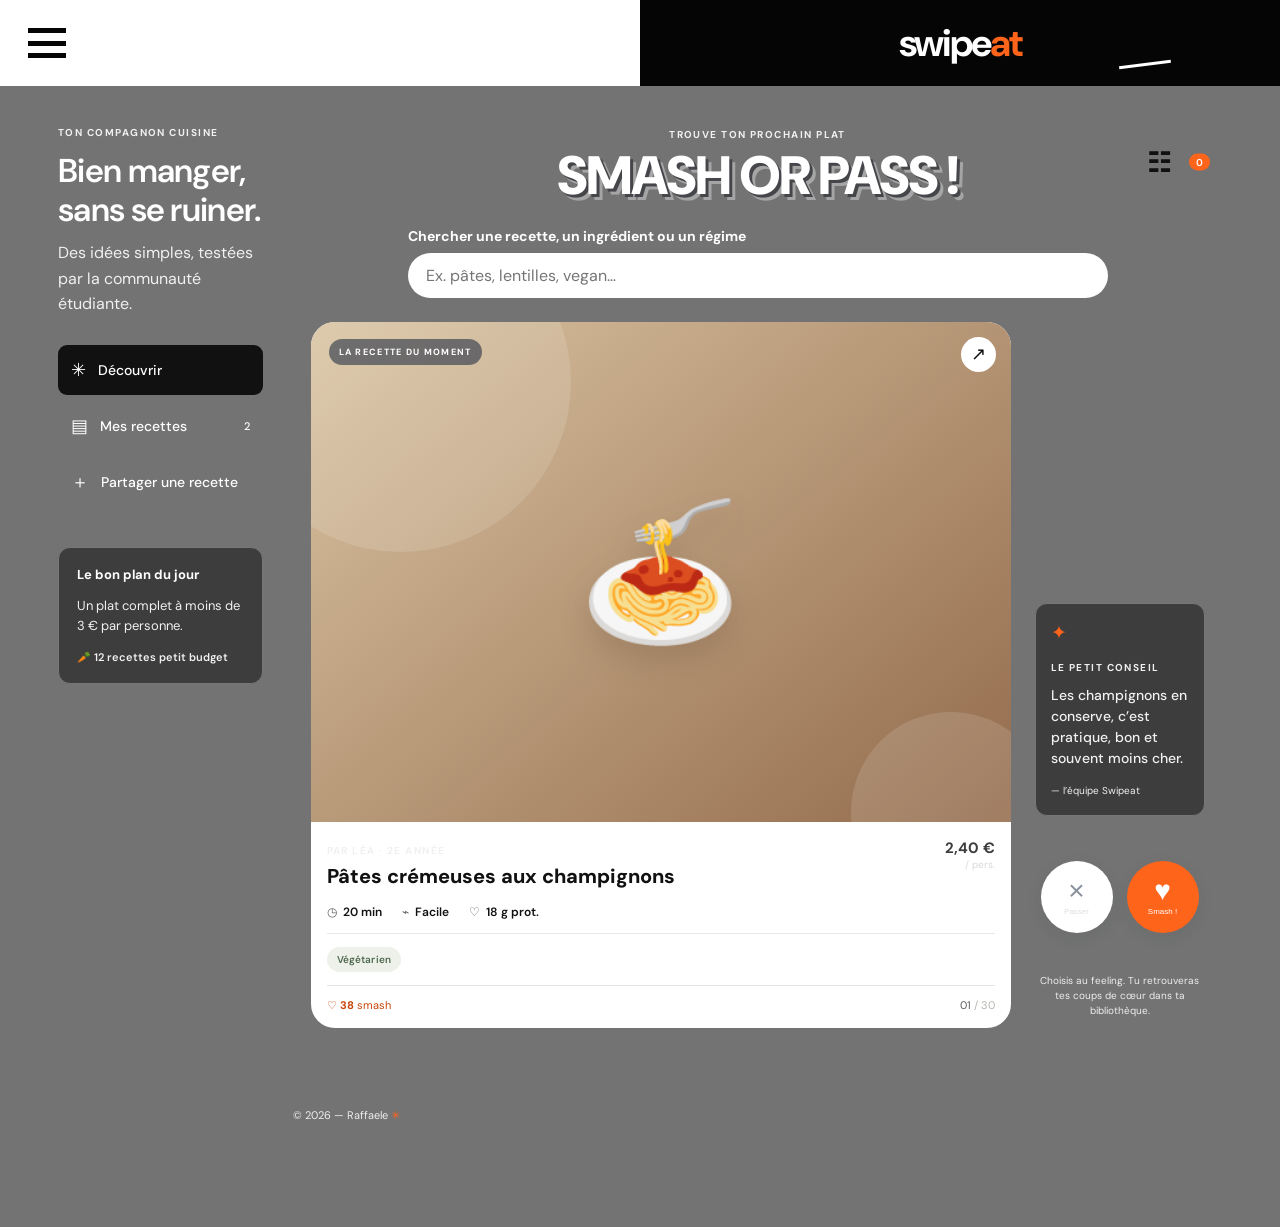
<file: formulaire/2-formulaire/index.html>
<!doctype html>
<html lang="fr" data-theme="maquette">
<head>
  <meta charset="utf-8"><meta name="viewport" content="width=device-width, initial-scale=1">
  <meta name="theme-color" content="#737373"><title>Swipeat — Maquette 5</title>
  <link rel="stylesheet" href="style.css">
</head>
<body>
  <header class="topbar">
    <button class="menu-btn" aria-label="Ouvrir le menu" id="menuToggle">☰</button>
    <h1 class="brand"><a href="#swipe" data-view="swipe" aria-label="Swipeat accueil"><span>swipe</span><b>at</b><i></i></a></h1>
    <nav class="header-nav" aria-label="Navigation principale">
      <!-- La barre de recherche et les filtres viendront en semaine 12. -->
    </nav>
    <div class="avatar" aria-label="Profil de Raffaele">R</div>
  </header>
  <div class="layout">
    <aside class="sidebar"><div class="side-intro"><span class="eyebrow">TON COMPAGNON CUISINE</span><h2>Bien manger,<br>sans se ruiner.</h2><p>Des idées simples, testées par la communauté étudiante.</p></div><nav aria-label="Navigation des recettes"><button class="nav-link active" data-view="swipe"><span>✳</span> Découvrir</button><button class="nav-link" data-view="library"><span>▤</span> Mes recettes <em id="myCount">2</em></button><button class="nav-link" data-view="publish"><span>＋</span> Partager une recette</button></nav><div class="sidebar-note"><strong>Le bon plan du jour</strong><p>Un plat complet à moins de 3 € par personne.</p><span>🥕 12 recettes petit budget</span></div></aside>
    <main>
      <section class="view active" id="swipeView">
        <div class="section-heading"><div><span class="eyebrow">TROUVE TON PROCHAIN PLAT</span><h2>SMASH OR PASS !</h2></div><button class="filter-trigger" id="openFilters"><span>☷</span> Filtrer <small id="filterCount">0</small></button></div>
        <div class="recherche">
          <label for="recherche">Chercher une recette, un ingrédient ou un régime</label>
          <input type="search" id="recherche" placeholder="Ex. pâtes, lentilles, vegan…">
          <p id="aucun-resultat" hidden>Aucune recette ne correspond à ta recherche.</p>
        </div>
        <p id="etat-recettes" class="etat" role="status" hidden></p>
        <div class="swipe-grid"><article class="recipe-card" id="recipeCard"><div class="food-visual" id="foodVisual"><span class="food-emoji">🍝</span><span class="photo-label">LA RECETTE DU MOMENT</span><button class="detail-button" id="detailButton" aria-label="Voir le détail">↗</button></div><div class="recipe-info"><div class="recipe-title-row"><div><span class="eyebrow" id="author">PAR LÉA · 2E ANNÉE</span><h3 id="recipeName">Pâtes crémeuses aux champignons</h3></div><span class="price" id="price">2,40 €<small>/ pers.</small></span></div><div class="recipe-meta"><span>◷ <b id="time">20 min</b></span><span>⌁ <b id="difficulty">Facile</b></span><span>♡ <b id="protein">18 g prot.</b></span></div><div class="tags" id="recipeTags"></div><div class="card-footer"><span class="community">♡ <b id="smashCount">38</b> smash</span><span class="counter" id="counter">01 <i>/ 08</i></span></div></div></article>
          <aside class="swipe-side"><div class="daily-tip"><span class="tip-icon">✦</span><span class="eyebrow">LE PETIT CONSEIL</span><p>Les champignons en conserve, c’est pratique, bon et souvent moins cher.</p><small>— l’équipe Swipeat</small></div><div class="swipe-actions"><button class="action-btn pass" id="passBtn"><span>×</span><small>Passer</small></button><button class="action-btn smash" id="smashBtn"><span>♥</span><small>Smash !</small></button></div><p class="swipe-hint">Choisis au feeling. Tu retrouveras tes coups de cœur dans ta bibliothèque.</p></aside></div>
        <div class="mobile-actions"><button class="action-btn pass" id="passBtnMobile"><span>×</span><small>Passer</small></button><button class="action-btn smash" id="smashBtnMobile"><span>♥</span><small>Smash !</small></button></div>
      </section>
      <section class="view" id="libraryView"><div class="section-heading"><div><span class="eyebrow">TON CARNET DE CUISINE</span><h2>Mes recettes</h2></div><button class="primary-button" data-view="publish">＋ Ajouter</button></div><div class="tabs"><button class="tab active" data-tab="mine">Mes créations <span id="mineCount">2</span></button><button class="tab" data-tab="liked">Mes smash <span id="likedCount">0</span></button></div><div class="library-grid cartes-grille" id="libraryGrid"></div></section>
      <section class="view" id="publishView"><div class="section-heading"><div><span class="eyebrow">À TOI DE JOUER</span><h2>Ta recette mérite sa place.</h2></div></div><form id="recipeForm" class="publish-form" novalidate><label class="upload-box" for="imageInput"><span class="upload-preview" id="uploadPreview">＋</span><span><strong>Ajoute une photo appétissante</strong><small>Une image aide les autres à se projeter</small></span><input id="imageInput" type="file" accept="image/*"></label><div class="form-grid"><label for="champ-nom">Nom de la recette<input id="champ-nom" name="name" placeholder="Ex. Le dahl de fin de mois"></label><label for="champ-prix">Prix par personne (€)<input id="champ-prix" name="price" type="number" min="0" step="0.05" placeholder="2.50"></label><label>Temps de préparation (min)<input name="time" type="number" min="1" placeholder="25"></label><label>Protéines par portion (g)<input name="protein" type="number" min="0" placeholder="18"></label></div><label>Ingrédients <small class="hint">Un ingrédient par ligne, avec les quantités</small><textarea name="ingredients" rows="4" placeholder="200 g de lentilles corail&#10;1 oignon&#10;400 ml de lait de coco"></textarea></label><label>Étapes de préparation<textarea name="steps" rows="4" placeholder="Raconte les étapes simplement…"></textarea></label><fieldset><legend>Étiquettes alimentaires</legend><div class="choice-list" id="publishTags"></div></fieldset><p id="erreurs" aria-live="polite"></p><button class="primary-button submit-button" type="submit">Publier ma recette <span>→</span></button></form></section>
      <footer><p>© 2026 — Raffaele <span>✳</span></p></footer>
    </main>
  </div>
  <nav class="bottom-nav"><button class="nav-link" data-view="library"><span>▤</span> Mes recettes</button><button class="nav-link" data-view="publish"><span>＋</span> Créer</button></nav>
  <div class="modal-backdrop" id="filterModal"><section class="modal" role="dialog" aria-modal="true" aria-labelledby="filterTitle"><div class="modal-heading"><div><span class="eyebrow">À TON GOÛT</span><h2 id="filterTitle">On cherche quoi ?</h2></div><button class="icon-button" id="closeFilters" aria-label="Fermer">×</button></div><fieldset><legend>Mes préférences</legend><div class="choice-list" id="filterTags"></div></fieldset><div class="range-row"><label for="budgetRange">Budget maximum <strong id="budgetValue">5 € / pers.</strong></label><input type="range" id="budgetRange" min="1" max="10" value="5"></div><div class="range-row"><label for="timeRange">Temps maximum <strong id="timeValue">45 min</strong></label><input type="range" id="timeRange" min="10" max="60" step="5" value="45"></div><button class="primary-button full-button" id="applyFilters">Voir les recettes <span>→</span></button><button class="text-button" id="clearFilters">Effacer les filtres</button></section></div>
  <div class="modal-backdrop" id="detailModal"><section class="modal detail-modal" role="dialog" aria-modal="true"><button class="icon-button close-detail" id="closeDetail" aria-label="Fermer">×</button><div id="detailContent"></div></section></div><div class="toast" id="toast" role="status"></div>
  <script src="js/app.js"></script>
</body></html>
</file>
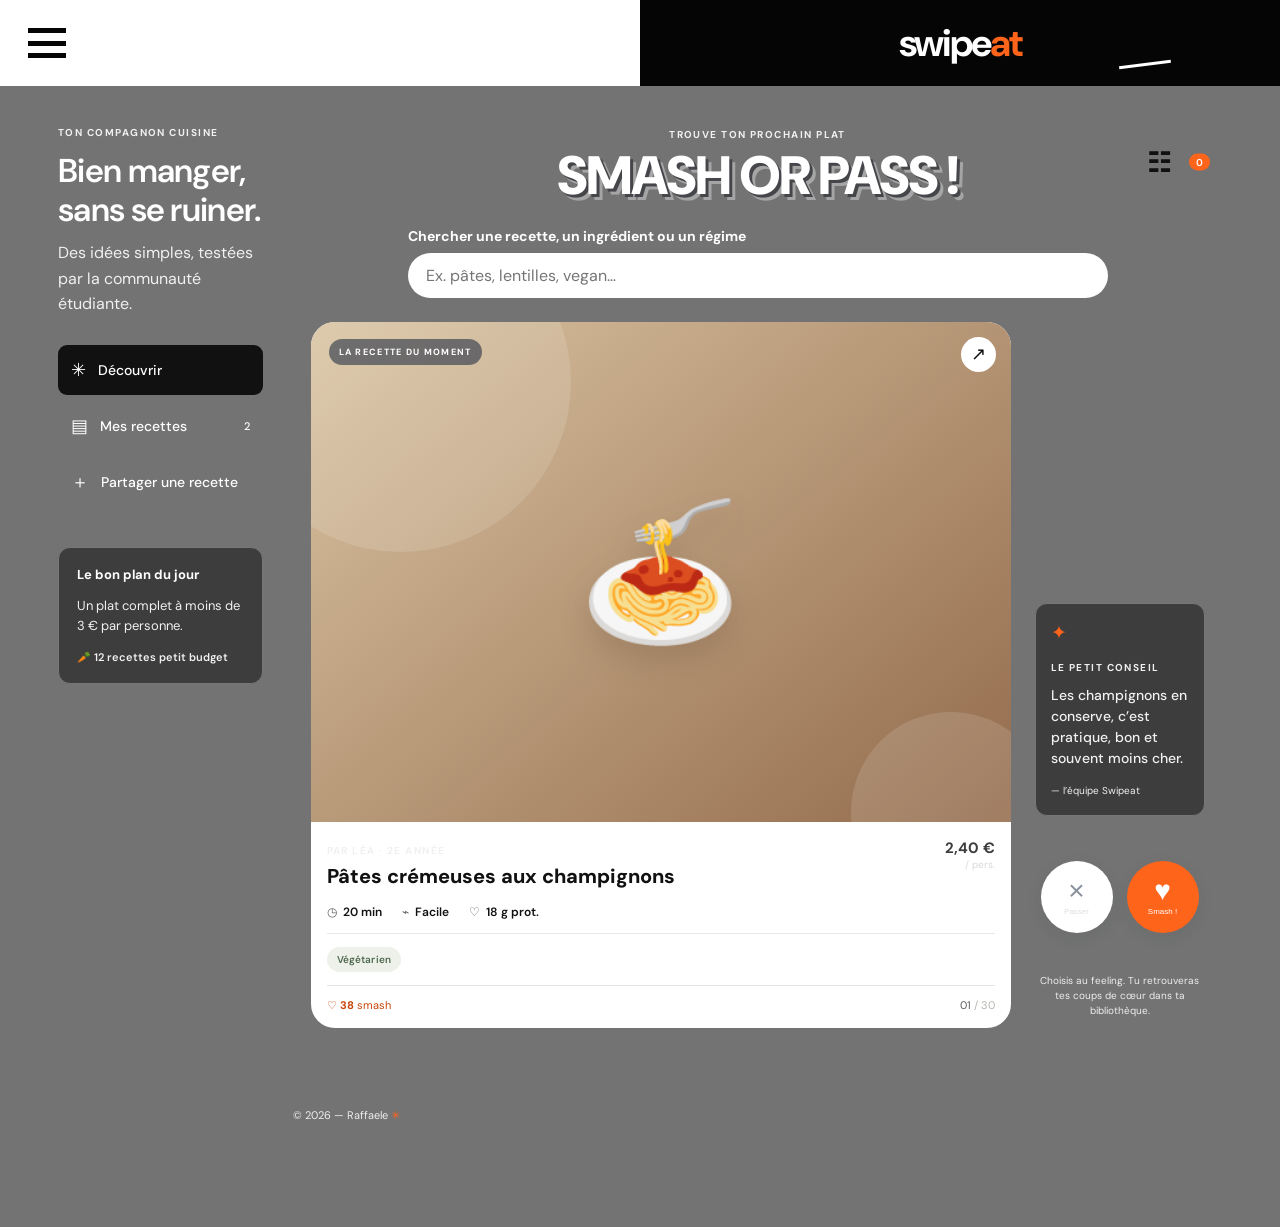
<file: recherche/1-recherche/index.html>
<!doctype html>
<html lang="fr" data-theme="maquette">
<head>
  <meta charset="utf-8"><meta name="viewport" content="width=device-width, initial-scale=1">
  <meta name="theme-color" content="#737373"><title>Swipeat — Maquette 5</title>
  <link rel="stylesheet" href="style.css">
</head>
<body>
  <header class="topbar">
    <button class="menu-btn" aria-label="Ouvrir le menu" id="menuToggle">☰</button>
    <h1 class="brand"><a href="#swipe" data-view="swipe" aria-label="Swipeat accueil"><span>swipe</span><b>at</b><i></i></a></h1>
    <nav class="header-nav" aria-label="Navigation principale">
      <!-- La barre de recherche et les filtres viendront en semaine 12. -->
    </nav>
    <div class="avatar" aria-label="Profil de Raffaele">R</div>
  </header>
  <div class="layout">
    <aside class="sidebar"><div class="side-intro"><span class="eyebrow">TON COMPAGNON CUISINE</span><h2>Bien manger,<br>sans se ruiner.</h2><p>Des idées simples, testées par la communauté étudiante.</p></div><nav aria-label="Navigation des recettes"><button class="nav-link active" data-view="swipe"><span>✳</span> Découvrir</button><button class="nav-link" data-view="library"><span>▤</span> Mes recettes <em id="myCount">2</em></button><button class="nav-link" data-view="publish"><span>＋</span> Partager une recette</button></nav><div class="sidebar-note"><strong>Le bon plan du jour</strong><p>Un plat complet à moins de 3 € par personne.</p><span>🥕 12 recettes petit budget</span></div></aside>
    <main>
      <section class="view active" id="swipeView">
        <div class="section-heading"><div><span class="eyebrow">TROUVE TON PROCHAIN PLAT</span><h2>SMASH OR PASS !</h2></div><button class="filter-trigger" id="openFilters"><span>☷</span> Filtrer <small id="filterCount">0</small></button></div>
        <div class="recherche">
          <label for="recherche">Chercher une recette, un ingrédient ou un régime</label>
          <input type="search" id="recherche" placeholder="Ex. pâtes, lentilles, vegan…">
          <p id="aucun-resultat" hidden>Aucune recette ne correspond à ta recherche.</p>
        </div>
        <p id="etat-recettes" class="etat" role="status" hidden></p>
        <div class="swipe-grid"><article class="recipe-card" id="recipeCard"><div class="food-visual" id="foodVisual"><span class="food-emoji">🍝</span><span class="photo-label">LA RECETTE DU MOMENT</span><button class="detail-button" id="detailButton" aria-label="Voir le détail">↗</button></div><div class="recipe-info"><div class="recipe-title-row"><div><span class="eyebrow" id="author">PAR LÉA · 2E ANNÉE</span><h3 id="recipeName">Pâtes crémeuses aux champignons</h3></div><span class="price" id="price">2,40 €<small>/ pers.</small></span></div><div class="recipe-meta"><span>◷ <b id="time">20 min</b></span><span>⌁ <b id="difficulty">Facile</b></span><span>♡ <b id="protein">18 g prot.</b></span></div><div class="tags" id="recipeTags"></div><div class="card-footer"><span class="community">♡ <b id="smashCount">38</b> smash</span><span class="counter" id="counter">01 <i>/ 08</i></span></div></div></article>
          <aside class="swipe-side"><div class="daily-tip"><span class="tip-icon">✦</span><span class="eyebrow">LE PETIT CONSEIL</span><p>Les champignons en conserve, c’est pratique, bon et souvent moins cher.</p><small>— l’équipe Swipeat</small></div><div class="swipe-actions"><button class="action-btn pass" id="passBtn"><span>×</span><small>Passer</small></button><button class="action-btn smash" id="smashBtn"><span>♥</span><small>Smash !</small></button></div><p class="swipe-hint">Choisis au feeling. Tu retrouveras tes coups de cœur dans ta bibliothèque.</p></aside></div>
        <div class="mobile-actions"><button class="action-btn pass" id="passBtnMobile"><span>×</span><small>Passer</small></button><button class="action-btn smash" id="smashBtnMobile"><span>♥</span><small>Smash !</small></button></div>
      </section>
      <section class="view" id="libraryView"><div class="section-heading"><div><span class="eyebrow">TON CARNET DE CUISINE</span><h2>Mes recettes</h2></div><button class="primary-button" data-view="publish">＋ Ajouter</button></div><div class="tabs"><button class="tab active" data-tab="mine">Mes créations <span id="mineCount">2</span></button><button class="tab" data-tab="liked">Mes smash <span id="likedCount">0</span></button></div><div class="library-grid cartes-grille" id="libraryGrid"></div></section>
      <section class="view" id="publishView"><div class="section-heading"><div><span class="eyebrow">À TOI DE JOUER</span><h2>Ta recette mérite sa place.</h2></div></div><form id="recipeForm" class="publish-form"><label class="upload-box" for="imageInput"><span class="upload-preview" id="uploadPreview">＋</span><span><strong>Ajoute une photo appétissante</strong><small>Une image aide les autres à se projeter</small></span><input id="imageInput" type="file" accept="image/*"></label><div class="form-grid"><label>Nom de la recette<input name="name" placeholder="Ex. Le dahl de fin de mois" required></label><label>Prix par personne<input name="price" type="number" min="0" step="0.05" placeholder="2.50" required></label><label>Temps de préparation (min)<input name="time" type="number" min="1" placeholder="25" required></label><label>Protéines par portion (g)<input name="protein" type="number" min="0" placeholder="18"></label></div><label>Ingrédients <small class="hint">Un ingrédient par ligne, avec les quantités</small><textarea name="ingredients" rows="4" placeholder="200 g de lentilles corail&#10;1 oignon&#10;400 ml de lait de coco" required></textarea></label><label>Étapes de préparation<textarea name="steps" rows="4" placeholder="Raconte les étapes simplement…" required></textarea></label><fieldset><legend>Étiquettes alimentaires</legend><div class="choice-list" id="publishTags"></div></fieldset><button class="primary-button submit-button" type="submit">Publier ma recette <span>→</span></button></form></section>
      <footer><p>© 2026 — Raffaele <span>✳</span></p></footer>
    </main>
  </div>
  <nav class="bottom-nav"><button class="nav-link" data-view="library"><span>▤</span> Mes recettes</button><button class="nav-link" data-view="publish"><span>＋</span> Créer</button></nav>
  <div class="modal-backdrop" id="filterModal"><section class="modal" role="dialog" aria-modal="true" aria-labelledby="filterTitle"><div class="modal-heading"><div><span class="eyebrow">À TON GOÛT</span><h2 id="filterTitle">On cherche quoi ?</h2></div><button class="icon-button" id="closeFilters" aria-label="Fermer">×</button></div><fieldset><legend>Mes préférences</legend><div class="choice-list" id="filterTags"></div></fieldset><div class="range-row"><label for="budgetRange">Budget maximum <strong id="budgetValue">5 € / pers.</strong></label><input type="range" id="budgetRange" min="1" max="10" value="5"></div><div class="range-row"><label for="timeRange">Temps maximum <strong id="timeValue">45 min</strong></label><input type="range" id="timeRange" min="10" max="60" step="5" value="45"></div><button class="primary-button full-button" id="applyFilters">Voir les recettes <span>→</span></button><button class="text-button" id="clearFilters">Effacer les filtres</button></section></div>
  <div class="modal-backdrop" id="detailModal"><section class="modal detail-modal" role="dialog" aria-modal="true"><button class="icon-button close-detail" id="closeDetail" aria-label="Fermer">×</button><div id="detailContent"></div></section></div><div class="toast" id="toast" role="status"></div>
  <script src="js/app.js"></script>
</body></html>
</file>
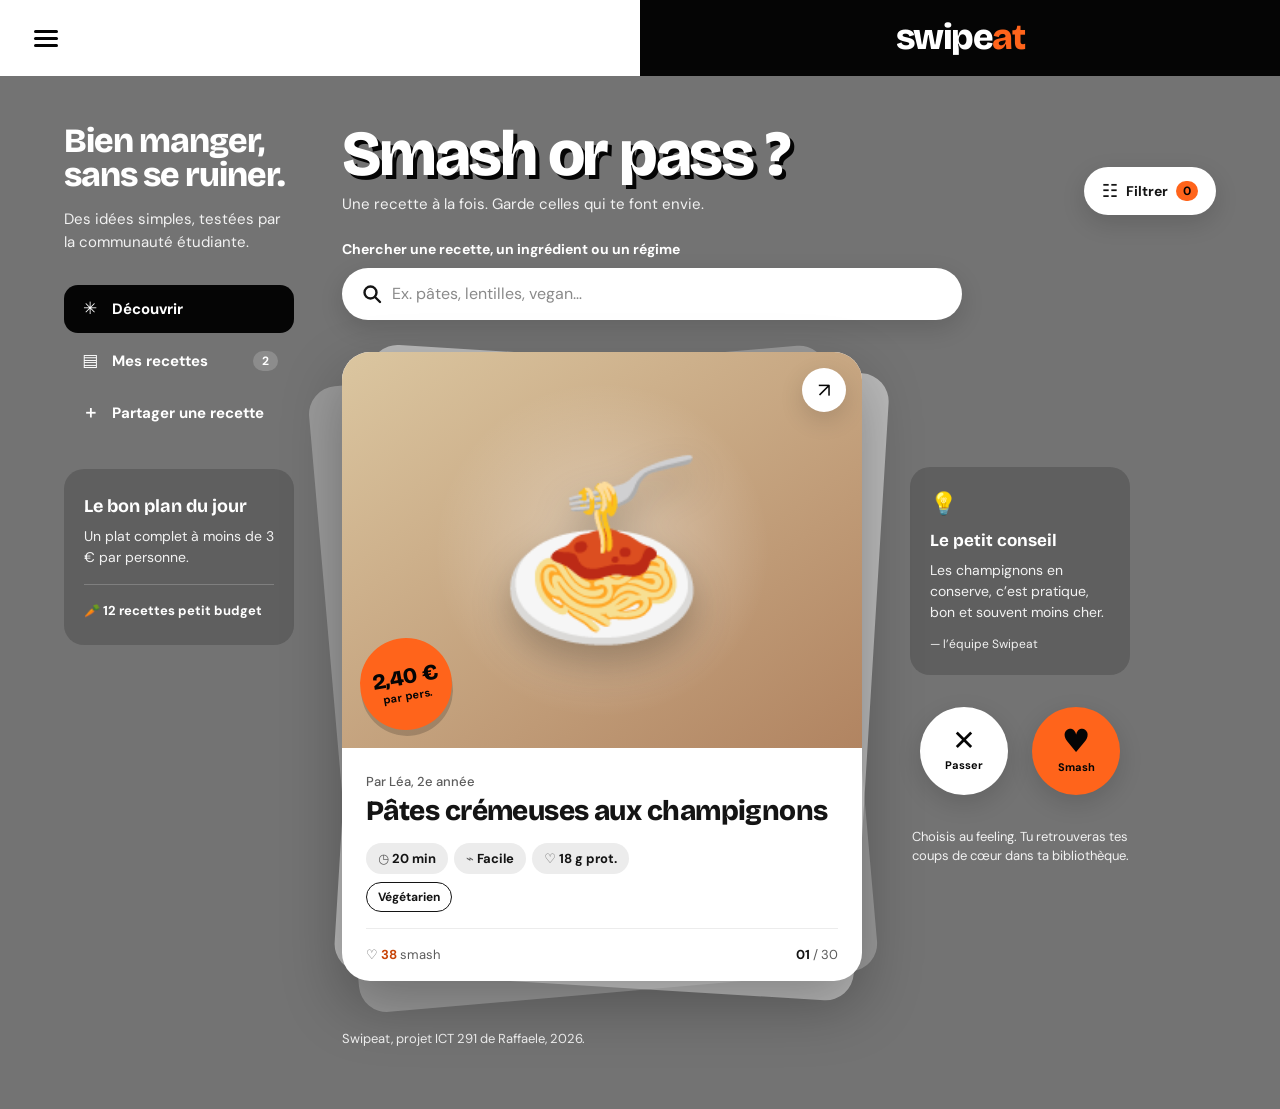
<file: Site/swipeat/index.html>
<!doctype html>
<html lang="fr" data-theme="maquette">
<head>
  <meta charset="utf-8"><meta name="viewport" content="width=device-width, initial-scale=1">
  <meta name="theme-color" content="#737373"><title>Swipeat · des recettes étudiantes à smasher</title>
  <link rel="preconnect" href="https://fonts.googleapis.com">
  <link rel="preconnect" href="https://fonts.gstatic.com" crossorigin>
  <link rel="stylesheet" href="https://fonts.googleapis.com/css2?family=Bricolage+Grotesque:opsz,wght@12..96,600;12..96,800&family=DM+Sans:opsz,wght@9..40,400;9..40,500;9..40,700&display=swap">
  <link rel="stylesheet" href="style.css">
</head>
<body>
  <header class="topbar">
    <button class="menu-btn" aria-label="Ouvrir le menu" id="menuToggle" aria-expanded="false" aria-controls="menuBurger">☰</button>
    <nav class="menu-burger" id="menuBurger" aria-label="Menu" hidden>
      <button class="menu-item" data-view="swipe"><span aria-hidden="true">✳</span> Découvrir</button>
      <button class="menu-item" data-view="library"><span aria-hidden="true">▤</span> Mes recettes</button>
      <button class="menu-item" data-view="publish"><span aria-hidden="true">＋</span> Partager une recette</button>
      <button class="menu-item" data-view="report"><span aria-hidden="true">⚑</span> Signaler</button>
    </nav>
    <h1 class="brand"><a href="#swipe" data-view="swipe" aria-label="Swipeat accueil"><span>swipe</span><b>at</b></a></h1>
    <div class="avatar" aria-label="Profil de Raffaele">R</div>
  </header>
  <div class="layout">
    <aside class="sidebar"><div class="side-intro"><h2>Bien manger,<br>sans se ruiner.</h2><p>Des idées simples, testées par la communauté étudiante.</p></div><nav aria-label="Navigation des recettes"><button class="nav-link active" data-view="swipe"><span aria-hidden="true">✳</span> Découvrir</button><button class="nav-link" data-view="library"><span aria-hidden="true">▤</span> Mes recettes <em id="myCount">2</em></button><button class="nav-link" data-view="publish"><span aria-hidden="true">＋</span> Partager une recette</button></nav><div class="sidebar-note"><strong>Le bon plan du jour</strong><p>Un plat complet à moins de 3 € par personne.</p><span>🥕 12 recettes petit budget</span></div></aside>
    <main>
      <section class="view active" id="swipeView">
        <div class="section-heading"><div><h2>Smash or pass ?</h2><p class="lead">Une recette à la fois. Garde celles qui te font envie.</p></div><button class="filter-trigger" id="openFilters"><span aria-hidden="true">☷</span> Filtrer <small id="filterCount">0</small></button></div>
        <div class="recherche">
          <label for="recherche">Chercher une recette, un ingrédient ou un régime</label>
          <input type="search" id="recherche" placeholder="Ex. pâtes, lentilles, vegan…">
          <p id="aucun-resultat" hidden>Aucune recette ne correspond à ta recherche.</p>
        </div>
        <p id="etat-recettes" class="etat" role="status" hidden></p>
        <div class="swipe-grid"><div class="pile"><article class="recipe-card" id="recipeCard"><div class="food-visual" id="foodVisual"><span class="food-emoji">🍝</span><span class="price" id="price">2,40 €<small>par pers.</small></span><button class="detail-button" id="detailButton" aria-label="Voir le détail">↗</button></div><div class="recipe-info"><div class="recipe-title-row"><div><span class="author" id="author">Par Léa, 2e année</span><h3 id="recipeName">Pâtes crémeuses aux champignons</h3></div></div><div class="recipe-meta"><span>◷ <b id="time">20 min</b></span><span>⌁ <b id="difficulty">Facile</b></span><span>♡ <b id="protein">18 g prot.</b></span></div><div class="tags" id="recipeTags"></div><div class="card-footer"><span class="community">♡ <b id="smashCount">38</b> smash</span><span class="counter" id="counter">01 <i>/ 08</i></span></div></div></article></div>
          <aside class="swipe-side"><div class="daily-tip"><span class="tip-icon" aria-hidden="true">💡</span><strong class="tip-title">Le petit conseil</strong><p>Les champignons en conserve, c’est pratique, bon et souvent moins cher.</p><small>— l’équipe Swipeat</small></div><div class="swipe-actions"><button class="action-btn pass" id="passBtn"><span aria-hidden="true">✕</span><small>Passer</small></button><button class="action-btn smash" id="smashBtn"><span aria-hidden="true">♥</span><small>Smash</small></button></div><p class="swipe-hint">Choisis au feeling. Tu retrouveras tes coups de cœur dans ta bibliothèque.</p></aside></div>
        <div class="mobile-actions"><button class="action-btn pass" id="passBtnMobile"><span aria-hidden="true">✕</span><small>Passer</small></button><button class="action-btn smash" id="smashBtnMobile"><span aria-hidden="true">♥</span><small>Smash</small></button></div>
      </section>
      <section class="view" id="libraryView"><div class="section-heading"><div><h2>Mes recettes</h2><p class="lead">Tes créations et les recettes que tu as smashées.</p></div><button class="primary-button" data-view="publish">Ajouter une recette</button></div><div class="tabs"><button class="tab active" data-tab="mine">Mes créations <span id="mineCount">2</span></button><button class="tab" data-tab="liked">Mes smash <span id="likedCount">0</span></button></div><div class="library-grid cartes-grille" id="libraryGrid"></div></section>
      <section class="view" id="publishView"><div class="section-heading"><div><h2>Partager une recette</h2><p class="lead">Ta meilleure recette pas chère mérite sa place dans le swipe.</p></div></div><form id="recipeForm" class="publish-form" novalidate><label class="upload-box" for="imageInput"><span class="upload-preview" id="uploadPreview">＋</span><span><strong>Ajoute une photo appétissante</strong><small>Une image aide les autres à se projeter</small></span><input id="imageInput" type="file" accept="image/*"></label><div class="form-grid"><label for="champ-nom">Nom de la recette<input id="champ-nom" name="name" placeholder="Ex. Le dahl de fin de mois"></label><label for="champ-prix">Prix par personne (€)<input id="champ-prix" name="price" type="number" min="0" step="0.05" placeholder="2.50"></label><label>Temps de préparation (min)<input name="time" type="number" min="1" placeholder="25"></label><label>Protéines par portion (g)<input name="protein" type="number" min="0" placeholder="18"></label></div><label>Ingrédients <small class="hint">Un ingrédient par ligne, avec les quantités</small><textarea name="ingredients" rows="4" placeholder="200 g de lentilles corail&#10;1 oignon&#10;400 ml de lait de coco"></textarea></label><label>Étapes de préparation<textarea name="steps" rows="4" placeholder="Raconte les étapes simplement…"></textarea></label><fieldset><legend>Étiquettes alimentaires</legend><div class="choice-list" id="publishTags"></div></fieldset><p id="erreurs" aria-live="polite"></p><button class="primary-button submit-button" type="submit">Publier ma recette</button></form></section>
      <section class="view" id="reportView">
        <div class="section-heading"><div><h2>Signaler</h2><p class="lead">Un bug ou une recette qui pose problème ? On s’en occupe.</p></div></div>
        <form id="reportForm" class="publish-form" novalidate>
          <fieldset>
            <legend>C’est quoi le problème ?</legend>
            <div class="choice-list">
              <label class="choice"><input type="radio" name="type" value="Bug" id="type-bug"><span>🐞 Un bug</span></label>
              <label class="choice"><input type="radio" name="type" value="Abus"><span>🚩 Un abus</span></label>
            </div>
          </fieldset>
          <label for="champ-cible">Quelle recette ou quelle page ? <small class="hint">Facultatif</small><input id="champ-cible" name="cible" placeholder="Ex. Curry de lentilles coco"></label>
          <label for="champ-message">Explique-nous ce qui se passe<textarea id="champ-message" name="message" rows="4" placeholder="Ex. Quand je clique sur Smash, la carte ne change pas."></textarea></label>
          <p id="erreurs-signalement" class="zone-erreurs" aria-live="polite"></p>
          <button class="primary-button submit-button" type="submit">Envoyer le signalement</button>
          <p id="signalement-ok" class="signalement-ok" aria-live="polite"></p>
        </form>
        <div class="mes-signalements">
          <h3>Tes signalements</h3>
          <ul id="listeSignalements"></ul>
        </div>
      </section>
      <footer><p>Swipeat, projet ICT 291 de Raffaele, 2026.</p></footer>
    </main>
  </div>
  <nav class="bottom-nav" aria-label="Navigation mobile"><button class="nav-link active" data-view="swipe"><span aria-hidden="true">✳</span> Découvrir</button><button class="nav-link" data-view="library"><span aria-hidden="true">▤</span> Mes recettes</button><button class="nav-link" data-view="publish"><span aria-hidden="true">＋</span> Partager</button></nav>
  <div class="modal-backdrop" id="filterModal"><section class="modal" role="dialog" aria-modal="true" aria-labelledby="filterTitle"><div class="modal-heading"><div><h2 id="filterTitle">On cherche quoi ?</h2></div><button class="icon-button" id="closeFilters" aria-label="Fermer">×</button></div><fieldset><legend>Mes préférences</legend><div class="choice-list" id="filterTags"></div></fieldset><div class="range-row"><label for="budgetRange">Budget maximum <strong id="budgetValue">5 € / pers.</strong></label><input type="range" id="budgetRange" min="1" max="10" value="5"></div><div class="range-row"><label for="timeRange">Temps maximum <strong id="timeValue">45 min</strong></label><input type="range" id="timeRange" min="10" max="60" step="5" value="45"></div><button class="primary-button full-button" id="applyFilters">Voir les recettes</button><button class="text-button" id="clearFilters">Effacer les filtres</button></section></div>
  <div class="modal-backdrop" id="detailModal"><section class="modal detail-modal" role="dialog" aria-modal="true"><button class="icon-button close-detail" id="closeDetail" aria-label="Fermer">×</button><div id="detailContent"></div></section></div><div class="toast" id="toast" role="status"></div>
  <script src="js/app.js"></script>
</body></html>
</file>
<file: formulaire/2-formulaire/style.css>
@import url('https://fonts.googleapis.com/css2?family=DM+Sans:wght@400;500;600;700&family=Playfair+Display:wght@500;600;700&display=swap');
:root{--ink:#17263d;--muted:#758091;--paper:#f7f5ef;--card:#fffefa;--line:#e8e5dc;--accent:#d5774f;--accent-dark:#ae5635;--soft:#f2e8df;--green:#607966;--shadow:0 18px 55px #25374c12;--serif:'Playfair Display',Georgia,serif;--sans:'DM Sans',Arial,sans-serif}*{box-sizing:border-box}body{margin:0;background:var(--paper);color:var(--ink);font-family:var(--sans);font-size:15px}.topbar{height:76px;display:flex;align-items:center;justify-content:space-between;padding:0 max(28px,calc((100vw - 1240px)/2));background:#fffefa;border-bottom:1px solid var(--line);position:sticky;top:0;z-index:10}.brand{position:absolute;left:50%;transform:translateX(-50%);color:var(--ink);text-decoration:none;font-size:26px;font-weight:700;letter-spacing:-1.8px}.brand b{color:var(--accent)}.brand i{display:block;width:27px;height:2px;background:var(--accent);margin:-1px 0 0 auto;transform:rotate(-7deg)}.menu-btn,.icon-button{border:0;background:none;color:var(--ink);font-size:22px;cursor:pointer}.avatar{border-radius:50%;width:36px;height:36px;background:var(--ink);color:white;display:grid;place-items:center;font-family:var(--serif)}.layout{max-width:1240px;margin:0 auto;display:grid;grid-template-columns:230px minmax(0,1fr);gap:56px;padding:48px 28px 70px}.sidebar{position:sticky;top:124px;height:max-content}.side-intro h1,.section-heading h2{font:600 33px/1.17 var(--serif);letter-spacing:-.7px;margin:11px 0}.side-intro p{color:var(--muted);line-height:1.6;margin:0 0 28px}.eyebrow{font-size:10px;letter-spacing:1.45px;font-weight:700;color:var(--muted)}.sidebar nav{display:grid;gap:6px}.nav-link{display:flex;gap:12px;align-items:center;border:0;background:transparent;color:#697487;font:500 14px var(--sans);padding:13px;border-radius:9px;text-align:left;cursor:pointer}.nav-link span{font-size:18px}.nav-link.active{background:var(--ink);color:white}.nav-link em{margin-left:auto;font-style:normal;font-size:11px}.sidebar-note{margin-top:40px;padding:18px;background:var(--soft);border-radius:12px;font-size:13px}.sidebar-note p{color:#5f6670;line-height:1.5}.sidebar-note span{color:var(--green);font-size:11px;font-weight:600}main{min-width:0}.view{display:none}.view.active{display:block}.section-heading{display:flex;align-items:center;justify-content:space-between;margin:0 0 23px}.section-heading h2{font-size:37px;margin:7px 0 0}.filter-trigger{border:1px solid var(--line);background:#fffefa;border-radius:30px;padding:11px 15px;color:var(--ink);font:600 13px var(--sans);cursor:pointer;display:flex;align-items:center;gap:9px}.filter-trigger span{font-size:17px}.filter-trigger small{border-radius:20px;background:var(--soft);padding:2px 7px}.swipe-grid{display:grid;grid-template-columns:minmax(0,1fr) 170px;gap:24px;align-items:center}.recipe-card{overflow:hidden;background:var(--card);border:1px solid var(--line);border-radius:15px;box-shadow:var(--shadow);transition:transform .25s,opacity .25s}.food-visual{height:310px;position:relative;display:grid;place-items:center;background:linear-gradient(145deg,#dfc9a7,#bd9070);overflow:hidden}.food-visual:before,.food-visual:after{content:'';position:absolute;border-radius:50%;background:#ffffff20}.food-visual:before{width:340px;height:340px;left:-80px;top:-110px}.food-visual:after{width:200px;height:200px;right:-40px;bottom:-90px}.food-emoji{font-size:132px;filter:drop-shadow(0 15px 15px #47311f2a);z-index:1;transition:transform .3s}.recipe-card:hover .food-emoji{transform:scale(1.06) rotate(-4deg)}.photo-label{position:absolute;left:18px;top:17px;font-size:9px;letter-spacing:1.3px;font-weight:700;color:#fff;background:#17263d8c;padding:7px 10px;border-radius:20px}.detail-button{position:absolute;right:15px;top:15px;width:35px;height:35px;border:0;border-radius:50%;background:#fff;color:var(--ink);font-size:18px;cursor:pointer}.recipe-info{padding:22px 23px 16px}.recipe-title-row{display:flex;justify-content:space-between;gap:12px}.recipe-title-row h3{font:600 22px/1.25 var(--serif);margin:5px 0 0;max-width:380px}.price{white-space:nowrap;color:var(--green);font-weight:700;font-size:15px}.price small{display:block;text-align:right;color:var(--muted);font-size:10px;font-weight:500}.recipe-meta{display:flex;gap:20px;padding:15px 0 13px;border-bottom:1px solid var(--line);color:var(--muted);font-size:12px}.recipe-meta b{color:var(--ink);font-weight:600;margin-left:3px}.tags{display:flex;gap:7px;flex-wrap:wrap;padding:13px 0}.tag{font-size:10px;letter-spacing:.15px;padding:6px 10px;border-radius:20px;background:#edf1e9;color:#4e684f;font-weight:600}.card-footer{border-top:1px solid var(--line);padding-top:12px;display:flex;justify-content:space-between;color:var(--muted);font-size:11px}.community{color:var(--accent-dark)}.counter i{font-style:normal;color:#b5b4ae}.swipe-side{display:flex;flex-direction:column;align-items:center}.daily-tip{width:100%;padding:16px 15px;background:var(--soft);border-radius:12px}.tip-icon{display:block;color:var(--accent);font-size:19px;margin-bottom:10px}.daily-tip p{font:500 14px/1.5 var(--serif);margin:9px 0}.daily-tip small{color:var(--muted);font-size:10px}.swipe-actions{display:flex;gap:14px;margin:27px 0 12px}.action-btn{border:0;background:#fffefa;width:66px;height:66px;border-radius:50%;box-shadow:0 5px 18px #17263d12;display:flex;flex-direction:column;align-items:center;justify-content:center;cursor:pointer;transition:.15s}.action-btn:hover{transform:translateY(-3px)}.action-btn span{font-size:28px;line-height:1}.action-btn small{font-size:8px;margin-top:2px;color:var(--muted)}.pass span{color:#88919b}.smash{background:var(--accent);color:white}.smash small{color:#fff}.swipe-hint{text-align:center;color:var(--muted);font-size:10px;line-height:1.5;max-width:160px}.mobile-actions{display:none}.primary-button{border:0;background:var(--ink);color:white;padding:12px 18px;border-radius:8px;font:600 13px var(--sans);cursor:pointer}.primary-button:hover{background:#263b59}.tabs{display:flex;gap:26px;border-bottom:1px solid var(--line);margin:6px 0 22px}.tab{border:0;background:none;padding:12px 0;color:var(--muted);font:500 13px var(--sans);border-bottom:2px solid transparent;cursor:pointer}.tab span{font-size:10px;background:#ece9e0;border-radius:12px;padding:3px 7px;margin-left:5px}.tab.active{color:var(--ink);border-color:var(--accent)}.library-grid{display:grid;grid-template-columns:repeat(2,minmax(0,1fr));gap:15px}.library-card{background:var(--card);border:1px solid var(--line);border-radius:11px;overflow:hidden}.library-photo{height:135px;display:grid;place-items:center;font-size:58px;background:linear-gradient(145deg,#dfc9a7,#bd9070)}.library-copy{padding:14px}.library-copy h3{font:600 17px var(--serif);margin:0 0 7px}.library-copy p{font-size:11px;color:var(--muted);margin:0}.library-stats{display:flex;justify-content:space-between;margin-top:13px;padding-top:10px;border-top:1px solid var(--line);font-size:10px;color:var(--green)}.empty-state{grid-column:1/-1;background:#fffefa;border:1px dashed var(--line);padding:35px;text-align:center;color:var(--muted);border-radius:12px}.publish-form{background:var(--card);border:1px solid var(--line);border-radius:13px;padding:24px;display:grid;gap:17px;max-width:740px}.upload-box{display:flex;align-items:center;gap:14px;padding:15px;border:1px dashed #c9c6bd;border-radius:9px;cursor:pointer}.upload-box strong,.upload-box small{display:block}.upload-box small,.hint{font-weight:400;color:var(--muted);font-size:11px;margin-top:4px}.upload-preview{width:66px;height:58px;background:var(--soft);border-radius:7px;display:grid;place-items:center;font-size:22px;color:var(--accent);background-size:cover;background-position:center}.upload-box input{display:none}.form-grid{display:grid;grid-template-columns:1fr 1fr;gap:14px}.publish-form label:not(.upload-box){font-weight:600;font-size:12px}.publish-form input:not([type=file]):not([type=checkbox]),.publish-form textarea{display:block;width:100%;margin-top:7px;border:1px solid var(--line);background:#fffefa;padding:11px 12px;border-radius:7px;font:400 13px var(--sans);color:var(--ink);resize:vertical}.publish-form input:focus,.publish-form textarea:focus{outline:2px solid #d5774f55;border-color:var(--accent)}fieldset{border:0;padding:0;margin:0}legend{font-weight:600;font-size:12px;margin-bottom:10px}.choice-list{display:flex;flex-wrap:wrap;gap:8px}.choice{cursor:pointer}.choice input{position:absolute;opacity:0}.choice span{display:block;padding:8px 12px;background:#f2f0e9;border:1px solid transparent;border-radius:30px;color:#586272;font-size:11px;font-weight:500}.choice input:checked+span{background:var(--soft);border-color:#d9a188;color:var(--accent-dark)}.submit-button{justify-self:start;display:flex;gap:35px;align-items:center}footer{text-align:center;margin:45px 0 0;color:var(--muted);font-size:11px}footer span{color:var(--accent)}.modal-backdrop{display:none;position:fixed;inset:0;background:#17263d66;z-index:30;place-items:center;padding:20px}.modal-backdrop.open{display:grid}.modal{width:min(520px,100%);background:var(--card);border-radius:16px;padding:27px;box-shadow:0 24px 80px #17263d33;max-height:90vh;overflow:auto}.modal-heading{display:flex;justify-content:space-between;align-items:flex-start}.modal-heading h2{font:600 27px var(--serif);margin:5px 0 20px}.modal fieldset{margin:0 0 22px}.range-row{margin:20px 0}.range-row label{display:flex;justify-content:space-between;font-size:12px}.range-row label strong{color:var(--green)}.range-row input{width:100%;accent-color:var(--accent);margin-top:12px}.full-button{width:100%;display:flex;justify-content:space-between;align-items:center;margin-top:25px}.text-button{display:block;margin:11px auto 0;border:0;background:none;color:var(--muted);font:12px var(--sans);cursor:pointer}.detail-modal{position:relative}.close-detail{position:absolute;right:18px;top:15px}.detail-modal h2{font:600 25px var(--serif)}.detail-modal h3{font:600 15px var(--serif);margin:20px 0 8px}.detail-modal p,.detail-modal li{font-size:13px;line-height:1.65;color:#5b6574}.toast{position:fixed;bottom:25px;left:50%;transform:translate(-50%,20px);opacity:0;background:var(--ink);color:white;padding:12px 18px;border-radius:25px;font-size:12px;z-index:50;transition:.2s;pointer-events:none}.toast.show{opacity:1;transform:translate(-50%,0)}.bottom-nav{display:none}
@media(max-width:960px){.layout{grid-template-columns:180px minmax(0,1fr);gap:28px;padding:35px 22px}.swipe-grid{grid-template-columns:1fr}.swipe-side{display:grid;grid-template-columns:1fr auto;gap:14px;align-items:center}.daily-tip{max-width:360px}.swipe-actions{margin:0}.swipe-hint{display:none}.food-visual{height:270px}}
@media(max-width:650px){body{padding-bottom:72px}.topbar{height:61px;padding:0 19px}.brand{font-size:23px}.menu-btn{font-size:20px}.avatar{width:31px;height:31px}.layout{display:block;padding:25px 17px 40px}.sidebar{display:none}.section-heading{margin-bottom:17px}.section-heading h2{font-size:31px}.eyebrow{font-size:9px}.filter-trigger{padding:9px 12px;font-size:12px}.swipe-grid{display:block}.recipe-card{border-radius:13px}.food-visual{height:clamp(220px,64vw,350px)}.food-emoji{font-size:clamp(105px,32vw,155px)}.recipe-info{padding:17px 16px 14px}.recipe-title-row h3{font-size:19px}.price{font-size:13px}.recipe-meta{gap:13px;font-size:10px;padding:12px 0}.tags{padding:11px 0}.tag{font-size:9px;padding:5px 8px}.card-footer{padding-top:10px}.swipe-side{display:none}.mobile-actions{display:flex;justify-content:center;gap:30px;margin:18px 0 0}.action-btn{width:58px;height:58px}.action-btn span{font-size:25px}.bottom-nav{position:fixed;z-index:12;bottom:0;left:0;right:0;height:66px;background:#fffefa;border-top:1px solid var(--line);display:flex;justify-content:space-around;padding:5px 6px env(safe-area-inset-bottom)}.bottom-nav .nav-link{flex:1;display:flex;flex-direction:column;gap:2px;justify-content:center;align-items:center;border-radius:8px;padding:5px;font-size:9px}.bottom-nav .nav-link span{font-size:17px}.bottom-nav .nav-link.active{background:transparent;color:var(--accent-dark)}.layout{padding-bottom:20px}.library-grid{grid-template-columns:1fr 1fr;gap:10px}.library-photo{height:100px;font-size:46px}.library-copy{padding:10px}.library-copy h3{font-size:14px}.library-copy p{font-size:9px}.library-stats{font-size:9px}.publish-form{padding:16px;gap:14px}.form-grid{gap:10px}.form-grid label{font-size:11px!important}.publish-form input:not([type=file]):not([type=checkbox]),.publish-form textarea{padding:10px;font-size:12px}.upload-preview{width:55px;height:52px}.modal{padding:22px 19px}.modal-heading h2{font-size:24px}.choice-list{gap:6px}.choice span{padding:7px 9px;font-size:10px}.modal-backdrop{padding:12px}.tabs{gap:18px}.tab{font-size:12px}}
/* Piste 4 · adaptation directe du wireframe Swipeat */
html[data-theme="maquette"]{--ink:#171717;--muted:#d4d4d4;--paper:#66676a;--card:#fff;--line:#e3e3e3;--accent:#ff641b;--accent-dark:#e84b0b;--soft:#ededed;--green:#46664f;--shadow:0 18px 50px #0003;--serif:'DM Sans',Arial,sans-serif;--sans:'DM Sans',Arial,sans-serif}
html[data-theme="maquette"] body{background:#66676a;color:#fff}
html[data-theme="maquette"] .topbar{height:86px;background:#fff;border:0;padding:0 0 0 28px}
html[data-theme="maquette"] .brand{position:absolute;left:auto;right:0;top:0;bottom:0;transform:none;width:50%;max-width:none;background:#050505;color:#fff;display:flex;align-items:center;justify-content:center;font-size:clamp(24px,3vw,38px);letter-spacing:-2px}
html[data-theme="maquette"] .brand b{color:var(--accent)}html[data-theme="maquette"] .brand i{position:absolute;width:52px;height:3px;right:17%;bottom:20px;background:#fff}
html[data-theme="maquette"] .menu-btn{font-size:0;width:38px;height:30px;border-top:5px solid #050505;border-bottom:5px solid #050505;position:relative}
html[data-theme="maquette"] .menu-btn:after{content:'';position:absolute;left:0;right:0;top:8px;height:5px;background:#050505}
html[data-theme="maquette"] .avatar{display:none}
html[data-theme="maquette"] .layout{max-width:1220px;grid-template-columns:205px minmax(0,1fr);gap:30px;padding-top:34px}
html[data-theme="maquette"] .sidebar{color:#fff}html[data-theme="maquette"] .side-intro h1{color:#fff;font-family:var(--sans)}html[data-theme="maquette"] .side-intro p,html[data-theme="maquette"] .eyebrow{color:#e1e1e1}
html[data-theme="maquette"] .nav-link{color:#fff}html[data-theme="maquette"] .nav-link.active{background:#111;color:#fff}html[data-theme="maquette"] .sidebar-note,html[data-theme="maquette"] .daily-tip{background:#55565a;color:#fff;border:1px solid #777}html[data-theme="maquette"] .sidebar-note p,html[data-theme="maquette"] .sidebar-note span,html[data-theme="maquette"] .daily-tip p,html[data-theme="maquette"] .daily-tip small{color:#f1f1f1}
html[data-theme="maquette"] .section-heading{justify-content:center;position:relative;margin:2px 0 24px}html[data-theme="maquette"] .section-heading>div{text-align:center}html[data-theme="maquette"] .section-heading h2{font:900 clamp(30px,5vw,54px)/.98 var(--sans);letter-spacing:-2px;text-transform:uppercase;color:#fff;text-shadow:3px 3px 0 #45464a,6px 6px 0 #a5a5a5}
html[data-theme="maquette"] .filter-trigger{position:absolute;right:0;top:50%;transform:translateY(-50%);background:transparent;border:0;color:#fff;font-size:0;padding:12px}html[data-theme="maquette"] .filter-trigger span{font-size:27px;color:#111}html[data-theme="maquette"] .filter-trigger small{font-size:10px;background:var(--accent);color:#fff}
html[data-theme="maquette"] .swipe-grid{grid-template-columns:minmax(0,700px) 170px;justify-content:center;align-items:end}html[data-theme="maquette"] .recipe-card{border:0;border-radius:24px;overflow:hidden;box-shadow:none}html[data-theme="maquette"] .food-visual{height:clamp(270px,42vw,500px);background:linear-gradient(140deg,#d9c3a1,#936b4c)!important}html[data-theme="maquette"] .recipe-info{color:var(--ink)}html[data-theme="maquette"] .recipe-title-row h3{font-family:var(--sans);font-weight:800}html[data-theme="maquette"] .recipe-meta{border-color:#e8e8e8}html[data-theme="maquette"] .action-btn{border-radius:50%;width:72px;height:72px}html[data-theme="maquette"] .pass{background:#fff;color:#111}html[data-theme="maquette"] .smash{background:var(--accent);color:#fff}html[data-theme="maquette"] .swipe-hint{color:#eee}
html[data-theme="maquette"] .primary-button{background:#111;border-radius:30px}html[data-theme="maquette"] .library-card{border:0;border-radius:18px}html[data-theme="maquette"] .publish-form{border:0;border-radius:22px}html[data-theme="maquette"] .bottom-nav{background:#66676a;border:0;height:84px;align-items:center}html[data-theme="maquette"] .bottom-nav .nav-link{color:#111;background:#fff;border-radius:50%;width:64px;height:64px;max-width:64px;flex:none;font-size:0;position:relative;box-shadow:0 4px 0 #4a4a4a}html[data-theme="maquette"] .bottom-nav .nav-link span{font-size:26px}html[data-theme="maquette"] .bottom-nav .nav-link.active{color:#111}
html[data-theme="maquette"] footer{color:#eee}html[data-theme="maquette"] .modal{color:var(--ink)}html[data-theme="maquette"] .modal .eyebrow{color:#777}
@media(max-width:960px){html[data-theme="maquette"] .layout{display:block;padding:22px 22px 34px}html[data-theme="maquette"] .sidebar{display:none}html[data-theme="maquette"] .swipe-grid{display:block}html[data-theme="maquette"] .section-heading{justify-content:center}html[data-theme="maquette"] .swipe-side{display:none}}
@media(max-width:650px){html[data-theme="maquette"] .topbar{height:72px;padding-left:18px}html[data-theme="maquette"] .brand{width:50%;font-size:clamp(22px,7vw,29px)}html[data-theme="maquette"] .brand i{right:16%;bottom:14px;width:40px}html[data-theme="maquette"] .layout{padding:21px 17px 20px}html[data-theme="maquette"] .section-heading{margin:2px 0 18px;min-height:46px}html[data-theme="maquette"] .section-heading h2{font-size:clamp(28px,8vw,38px)}html[data-theme="maquette"] .filter-trigger{right:-5px}html[data-theme="maquette"] .recipe-card{width:min(100%,500px);margin:auto;border-radius:21px}html[data-theme="maquette"] .food-visual{height:clamp(250px,52vh,420px)}html[data-theme="maquette"] .recipe-info{padding:16px}html[data-theme="maquette"] .mobile-actions{margin:14px 0 0}html[data-theme="maquette"] .bottom-nav .nav-link{width:60px;height:60px;max-width:60px}html[data-theme="maquette"] .bottom-nav{height:76px}}
@media(max-width:650px){html[data-theme="maquette"] .section-heading>div{width:100%;padding:0 54px 0 0}html[data-theme="maquette"] .section-heading h2{font-size:clamp(22px,6.5vw,26px);letter-spacing:-1.1px;white-space:nowrap}html[data-theme="maquette"] .filter-trigger{right:0}}
/* Piste C · contrastée, directe et fonctionnelle */
html[data-theme="pragmatic"]{--ink:#10151e;--muted:#697382;--paper:#f2f4f7;--card:#fff;--line:#dfe3e9;--accent:#ff5b35;--accent-dark:#d93c1a;--soft:#ffe8e1;--green:#176d58;--shadow:0 14px 42px #10151e16;--serif:'DM Sans',Arial,sans-serif;--sans:'DM Sans',Arial,sans-serif}
html[data-theme="pragmatic"] .topbar{border-bottom:2px solid var(--ink)}html[data-theme="pragmatic"] .brand b{color:var(--accent)}html[data-theme="pragmatic"] .brand i{background:var(--accent)}html[data-theme="pragmatic"] .section-heading h2{font-weight:700;letter-spacing:-1.7px}html[data-theme="pragmatic"] .recipe-card,html[data-theme="pragmatic"] .publish-form,html[data-theme="pragmatic"] .library-card{border:1px solid var(--ink);border-radius:6px;box-shadow:5px 5px 0 #10151e}html[data-theme="pragmatic"] .food-visual{background:linear-gradient(135deg,#ffb35c,#ff5b35)!important}html[data-theme="pragmatic"] .photo-label{border-radius:3px;background:var(--ink)}html[data-theme="pragmatic"] .detail-button{border-radius:4px}html[data-theme="pragmatic"] .nav-link.active{background:var(--ink);border-radius:4px}html[data-theme="pragmatic"] .filter-trigger{border:1.5px solid var(--ink);border-radius:5px}html[data-theme="pragmatic"] .action-btn{border:1px solid var(--ink);border-radius:8px;box-shadow:3px 3px 0 var(--ink);width:74px;height:66px}html[data-theme="pragmatic"] .smash{background:var(--accent);color:white}html[data-theme="pragmatic"] .primary-button{background:var(--accent);border:1px solid var(--ink);border-radius:5px;box-shadow:3px 3px 0 var(--ink)}html[data-theme="pragmatic"] .tag{border-radius:4px;background:#e8edf1;color:#253649}html[data-theme="pragmatic"] .choice span{border:1px solid #cbd1d9;border-radius:4px}html[data-theme="pragmatic"] .choice input:checked+span{background:var(--soft);border-color:var(--accent);color:var(--accent-dark)}html[data-theme="pragmatic"] .daily-tip{border-radius:5px;background:#e9edf2}html[data-theme="pragmatic"] .sidebar-note{border-radius:5px;background:#e9edf2}html[data-theme="pragmatic"] .bottom-nav .nav-link.active{color:var(--accent-dark)}html[data-theme="pragmatic"] .upload-box{border-radius:5px}

.recipe-card{position:relative;touch-action:pan-y;user-select:none}.recipe-card.dragging{transition:none}.recipe-card.smash-preview:after,.recipe-card.pass-preview:after{position:absolute;z-index:3;top:22px;border:3px solid;border-radius:7px;padding:7px 13px;font-size:19px;font-weight:800;letter-spacing:1px;pointer-events:none}.recipe-card.smash-preview:after{content:'SMASH ♥';left:20px;color:#fff;background:#176d58dd;border-color:#fff;transform:rotate(-9deg)}.recipe-card.pass-preview:after{content:'PASSER →';right:20px;color:#fff;background:#ff5b35dd;border-color:#fff;transform:rotate(9deg)}



/* Design system: gris 60 %, neutres 30 %, orange 10 %. */
:root{
  /* Palette 60-30-10 : gris dominant, neutres pour le contraste, orange en accent. */
  --color-bg:#737373;
  --color-surface:#fff;
  --color-text:#111;
  --color-text-muted:#dedede;
  --color-primary:#ff641b;
  --color-primary-hover:#c84408;
  --color-gray-dark:#3d3d3d;
  --color-gray-light:#e5e5e5;
  --color-white:#fff;
  --color-black:#111;
  --font-sans:'DM Sans',Arial,sans-serif;
  --font-xs:.75rem;
  --font-sm:.875rem;
  --font-base:1rem;
  --font-lg:1.25rem;
  --font-xl:1.75rem;
  --font-2xl:2rem;
  --space-1:8px;
  --space-2:16px;
  --space-3:24px;
  --space-4:32px;
  --space-5:40px;
  --space-6:48px;
  --radius-card:21px;
  /* Alias pour les règles historiques de la feuille de style. */
  --ink:var(--color-text);--muted:var(--color-text-muted);--paper:var(--color-bg);
  --card:var(--color-surface);--line:var(--color-gray-light);--accent:var(--color-primary);
  --accent-dark:var(--color-primary-hover);--soft:#f3f3f3;--green:var(--color-gray-dark);
  --shadow:0 12px 35px #0002;--sans:var(--font-sans);--serif:var(--font-sans)
}
html[data-theme="maquette"]{--ink:var(--color-black);--muted:#dedede;--paper:var(--color-bg);--card:var(--color-white);--line:var(--color-gray-light);--accent:#ff641b;--accent-dark:#c84408;--soft:var(--color-gray-dark);--green:var(--color-gray-dark);--shadow:0 12px 35px #0002}
html[data-theme="maquette"] body{background:var(--paper);color:var(--color-white);font-size:var(--font-base)}
html[data-theme="maquette"] .side-intro p,html[data-theme="maquette"] .eyebrow{color:#f0f0f0}
html[data-theme="maquette"] .recipe-meta,html[data-theme="maquette"] .counter{color:#5b5b5b}
html[data-theme="maquette"] .sidebar-note,html[data-theme="maquette"] .daily-tip{background:var(--color-gray-dark)}
html[data-theme="maquette"] .brand{margin:0}
html[data-theme="maquette"] .brand a{color:inherit;text-decoration:none}
html[data-theme="maquette"] .side-intro h2{font:600 33px/1.17 var(--sans);letter-spacing:-.7px;margin:11px 0;color:var(--color-white)}

/* Base mobile: colonne unique et contenu confortable dès 390 px. */
.topbar{height:72px;padding:0 var(--space-2)}
.layout{display:block;padding:var(--space-3) var(--space-2) var(--space-2);}
.sidebar{display:none}
.section-heading{margin-bottom:var(--space-2)}
.section-heading h2{font-size:clamp(22px,6.5vw,30px);letter-spacing:-1px;white-space:nowrap}
.swipe-grid{display:block}
.recipe-card{width:min(100%,500px);margin:auto;border-radius:var(--radius-card)}
.food-visual{height:clamp(240px,52vh,420px)}
.recipe-info{padding:var(--space-2)}
.recipe-title-row h3{font-size:var(--font-lg)}
.mobile-actions{display:flex;justify-content:center;gap:var(--space-3);margin:var(--space-2) 0 0}
.swipe-side{display:none}
.bottom-nav{height:76px}
.publish-form{gap:var(--space-2)}
footer{padding:var(--space-3) 0;text-align:center}

/* Mise en page bureau à partir de 768 px. */
@media (min-width:768px){
  .topbar{height:86px;padding:0 max(28px,calc((100vw - 1240px)/2))}
  .layout{max-width:1220px;margin:0 auto;display:grid;grid-template-columns:205px minmax(0,1fr);gap:30px;padding:34px 28px 70px}
  .sidebar{display:block;position:sticky;top:120px;height:max-content}
  .swipe-grid{display:grid;grid-template-columns:minmax(0,700px) 170px;justify-content:center;align-items:end;gap:24px}
  .recipe-card{width:100%;margin:0}
  .food-visual{height:clamp(270px,42vw,500px)}
  .swipe-side{display:flex;flex-direction:column;gap:18px}
  .mobile-actions{display:none}
  .bottom-nav{display:none}
  .section-heading h2{font-size:clamp(32px,4vw,48px)}
  footer{text-align:left}
}

/* Cartes de recettes : une colonne sur mobile, deux sur écran large. */
body{background-color:var(--color-bg);color:var(--color-text);margin:0;font-family:var(--font-sans)}
.cartes-grille{display:grid;grid-template-columns:1fr;gap:var(--space-3);padding:var(--space-3)}
.carte{background:var(--color-surface);border-radius:var(--radius-card);padding:var(--space-4)}
.carte .commune{color:var(--color-text-muted)}
@media (min-width:768px){
  .cartes-grille{grid-template-columns:repeat(2,minmax(0,1fr))}
}

/* e3-3 · Les 4 états d'interface (chargement, vide, erreur) */
[hidden]{display:none!important}
.etat{max-width:500px;margin:var(--space-4) auto;padding:var(--space-4) var(--space-3);border-radius:var(--radius-card);background:var(--color-surface);color:var(--color-text);text-align:center;font-size:var(--font-base);line-height:1.5}
.etat small{display:block;margin-top:var(--space-1);color:#666;font-size:var(--font-sm)}
.etat-chargement{font-style:italic;color:#555}
.etat-vide{border:2px dashed var(--color-gray-light)}
.etat-erreur{border:2px solid var(--color-primary);color:var(--color-primary-hover);font-weight:700}

/* Semaine 12 · la recherche */
.recherche{max-width:700px;margin:0 auto var(--space-3)}
.recherche label{display:block;font-weight:700;font-size:var(--font-sm);color:var(--color-white);margin-bottom:var(--space-1)}
.recherche input{width:100%;min-height:44px;padding:10px 16px;border:2px solid transparent;border-radius:30px;font:inherit;background:var(--color-surface);color:var(--color-text)}
.recherche input:focus{outline:none;border-color:var(--color-primary)}
#aucun-resultat{margin:var(--space-1) 0 0;padding:10px 16px;border-radius:12px;background:var(--color-surface);color:var(--color-text);font-weight:600}

/* Semaine 12 · erreurs du formulaire : le mot « Erreur » est écrit, pas seulement la couleur */
#erreurs{margin:0;color:#b42318;font-weight:700;font-size:var(--font-sm)}
#erreurs:empty{display:none}
/* Semaine 12 · les labels du formulaire étaient blancs sur fond blanc */
html[data-theme="maquette"] .publish-form{color:var(--color-text)}
html[data-theme="maquette"] .publish-form .hint,html[data-theme="maquette"] .upload-box small{color:#666}
</file>
<file: recherche/1-recherche/style.css>
@import url('https://fonts.googleapis.com/css2?family=DM+Sans:wght@400;500;600;700&family=Playfair+Display:wght@500;600;700&display=swap');
:root{--ink:#17263d;--muted:#758091;--paper:#f7f5ef;--card:#fffefa;--line:#e8e5dc;--accent:#d5774f;--accent-dark:#ae5635;--soft:#f2e8df;--green:#607966;--shadow:0 18px 55px #25374c12;--serif:'Playfair Display',Georgia,serif;--sans:'DM Sans',Arial,sans-serif}*{box-sizing:border-box}body{margin:0;background:var(--paper);color:var(--ink);font-family:var(--sans);font-size:15px}.topbar{height:76px;display:flex;align-items:center;justify-content:space-between;padding:0 max(28px,calc((100vw - 1240px)/2));background:#fffefa;border-bottom:1px solid var(--line);position:sticky;top:0;z-index:10}.brand{position:absolute;left:50%;transform:translateX(-50%);color:var(--ink);text-decoration:none;font-size:26px;font-weight:700;letter-spacing:-1.8px}.brand b{color:var(--accent)}.brand i{display:block;width:27px;height:2px;background:var(--accent);margin:-1px 0 0 auto;transform:rotate(-7deg)}.menu-btn,.icon-button{border:0;background:none;color:var(--ink);font-size:22px;cursor:pointer}.avatar{border-radius:50%;width:36px;height:36px;background:var(--ink);color:white;display:grid;place-items:center;font-family:var(--serif)}.layout{max-width:1240px;margin:0 auto;display:grid;grid-template-columns:230px minmax(0,1fr);gap:56px;padding:48px 28px 70px}.sidebar{position:sticky;top:124px;height:max-content}.side-intro h1,.section-heading h2{font:600 33px/1.17 var(--serif);letter-spacing:-.7px;margin:11px 0}.side-intro p{color:var(--muted);line-height:1.6;margin:0 0 28px}.eyebrow{font-size:10px;letter-spacing:1.45px;font-weight:700;color:var(--muted)}.sidebar nav{display:grid;gap:6px}.nav-link{display:flex;gap:12px;align-items:center;border:0;background:transparent;color:#697487;font:500 14px var(--sans);padding:13px;border-radius:9px;text-align:left;cursor:pointer}.nav-link span{font-size:18px}.nav-link.active{background:var(--ink);color:white}.nav-link em{margin-left:auto;font-style:normal;font-size:11px}.sidebar-note{margin-top:40px;padding:18px;background:var(--soft);border-radius:12px;font-size:13px}.sidebar-note p{color:#5f6670;line-height:1.5}.sidebar-note span{color:var(--green);font-size:11px;font-weight:600}main{min-width:0}.view{display:none}.view.active{display:block}.section-heading{display:flex;align-items:center;justify-content:space-between;margin:0 0 23px}.section-heading h2{font-size:37px;margin:7px 0 0}.filter-trigger{border:1px solid var(--line);background:#fffefa;border-radius:30px;padding:11px 15px;color:var(--ink);font:600 13px var(--sans);cursor:pointer;display:flex;align-items:center;gap:9px}.filter-trigger span{font-size:17px}.filter-trigger small{border-radius:20px;background:var(--soft);padding:2px 7px}.swipe-grid{display:grid;grid-template-columns:minmax(0,1fr) 170px;gap:24px;align-items:center}.recipe-card{overflow:hidden;background:var(--card);border:1px solid var(--line);border-radius:15px;box-shadow:var(--shadow);transition:transform .25s,opacity .25s}.food-visual{height:310px;position:relative;display:grid;place-items:center;background:linear-gradient(145deg,#dfc9a7,#bd9070);overflow:hidden}.food-visual:before,.food-visual:after{content:'';position:absolute;border-radius:50%;background:#ffffff20}.food-visual:before{width:340px;height:340px;left:-80px;top:-110px}.food-visual:after{width:200px;height:200px;right:-40px;bottom:-90px}.food-emoji{font-size:132px;filter:drop-shadow(0 15px 15px #47311f2a);z-index:1;transition:transform .3s}.recipe-card:hover .food-emoji{transform:scale(1.06) rotate(-4deg)}.photo-label{position:absolute;left:18px;top:17px;font-size:9px;letter-spacing:1.3px;font-weight:700;color:#fff;background:#17263d8c;padding:7px 10px;border-radius:20px}.detail-button{position:absolute;right:15px;top:15px;width:35px;height:35px;border:0;border-radius:50%;background:#fff;color:var(--ink);font-size:18px;cursor:pointer}.recipe-info{padding:22px 23px 16px}.recipe-title-row{display:flex;justify-content:space-between;gap:12px}.recipe-title-row h3{font:600 22px/1.25 var(--serif);margin:5px 0 0;max-width:380px}.price{white-space:nowrap;color:var(--green);font-weight:700;font-size:15px}.price small{display:block;text-align:right;color:var(--muted);font-size:10px;font-weight:500}.recipe-meta{display:flex;gap:20px;padding:15px 0 13px;border-bottom:1px solid var(--line);color:var(--muted);font-size:12px}.recipe-meta b{color:var(--ink);font-weight:600;margin-left:3px}.tags{display:flex;gap:7px;flex-wrap:wrap;padding:13px 0}.tag{font-size:10px;letter-spacing:.15px;padding:6px 10px;border-radius:20px;background:#edf1e9;color:#4e684f;font-weight:600}.card-footer{border-top:1px solid var(--line);padding-top:12px;display:flex;justify-content:space-between;color:var(--muted);font-size:11px}.community{color:var(--accent-dark)}.counter i{font-style:normal;color:#b5b4ae}.swipe-side{display:flex;flex-direction:column;align-items:center}.daily-tip{width:100%;padding:16px 15px;background:var(--soft);border-radius:12px}.tip-icon{display:block;color:var(--accent);font-size:19px;margin-bottom:10px}.daily-tip p{font:500 14px/1.5 var(--serif);margin:9px 0}.daily-tip small{color:var(--muted);font-size:10px}.swipe-actions{display:flex;gap:14px;margin:27px 0 12px}.action-btn{border:0;background:#fffefa;width:66px;height:66px;border-radius:50%;box-shadow:0 5px 18px #17263d12;display:flex;flex-direction:column;align-items:center;justify-content:center;cursor:pointer;transition:.15s}.action-btn:hover{transform:translateY(-3px)}.action-btn span{font-size:28px;line-height:1}.action-btn small{font-size:8px;margin-top:2px;color:var(--muted)}.pass span{color:#88919b}.smash{background:var(--accent);color:white}.smash small{color:#fff}.swipe-hint{text-align:center;color:var(--muted);font-size:10px;line-height:1.5;max-width:160px}.mobile-actions{display:none}.primary-button{border:0;background:var(--ink);color:white;padding:12px 18px;border-radius:8px;font:600 13px var(--sans);cursor:pointer}.primary-button:hover{background:#263b59}.tabs{display:flex;gap:26px;border-bottom:1px solid var(--line);margin:6px 0 22px}.tab{border:0;background:none;padding:12px 0;color:var(--muted);font:500 13px var(--sans);border-bottom:2px solid transparent;cursor:pointer}.tab span{font-size:10px;background:#ece9e0;border-radius:12px;padding:3px 7px;margin-left:5px}.tab.active{color:var(--ink);border-color:var(--accent)}.library-grid{display:grid;grid-template-columns:repeat(2,minmax(0,1fr));gap:15px}.library-card{background:var(--card);border:1px solid var(--line);border-radius:11px;overflow:hidden}.library-photo{height:135px;display:grid;place-items:center;font-size:58px;background:linear-gradient(145deg,#dfc9a7,#bd9070)}.library-copy{padding:14px}.library-copy h3{font:600 17px var(--serif);margin:0 0 7px}.library-copy p{font-size:11px;color:var(--muted);margin:0}.library-stats{display:flex;justify-content:space-between;margin-top:13px;padding-top:10px;border-top:1px solid var(--line);font-size:10px;color:var(--green)}.empty-state{grid-column:1/-1;background:#fffefa;border:1px dashed var(--line);padding:35px;text-align:center;color:var(--muted);border-radius:12px}.publish-form{background:var(--card);border:1px solid var(--line);border-radius:13px;padding:24px;display:grid;gap:17px;max-width:740px}.upload-box{display:flex;align-items:center;gap:14px;padding:15px;border:1px dashed #c9c6bd;border-radius:9px;cursor:pointer}.upload-box strong,.upload-box small{display:block}.upload-box small,.hint{font-weight:400;color:var(--muted);font-size:11px;margin-top:4px}.upload-preview{width:66px;height:58px;background:var(--soft);border-radius:7px;display:grid;place-items:center;font-size:22px;color:var(--accent);background-size:cover;background-position:center}.upload-box input{display:none}.form-grid{display:grid;grid-template-columns:1fr 1fr;gap:14px}.publish-form label:not(.upload-box){font-weight:600;font-size:12px}.publish-form input:not([type=file]):not([type=checkbox]),.publish-form textarea{display:block;width:100%;margin-top:7px;border:1px solid var(--line);background:#fffefa;padding:11px 12px;border-radius:7px;font:400 13px var(--sans);color:var(--ink);resize:vertical}.publish-form input:focus,.publish-form textarea:focus{outline:2px solid #d5774f55;border-color:var(--accent)}fieldset{border:0;padding:0;margin:0}legend{font-weight:600;font-size:12px;margin-bottom:10px}.choice-list{display:flex;flex-wrap:wrap;gap:8px}.choice{cursor:pointer}.choice input{position:absolute;opacity:0}.choice span{display:block;padding:8px 12px;background:#f2f0e9;border:1px solid transparent;border-radius:30px;color:#586272;font-size:11px;font-weight:500}.choice input:checked+span{background:var(--soft);border-color:#d9a188;color:var(--accent-dark)}.submit-button{justify-self:start;display:flex;gap:35px;align-items:center}footer{text-align:center;margin:45px 0 0;color:var(--muted);font-size:11px}footer span{color:var(--accent)}.modal-backdrop{display:none;position:fixed;inset:0;background:#17263d66;z-index:30;place-items:center;padding:20px}.modal-backdrop.open{display:grid}.modal{width:min(520px,100%);background:var(--card);border-radius:16px;padding:27px;box-shadow:0 24px 80px #17263d33;max-height:90vh;overflow:auto}.modal-heading{display:flex;justify-content:space-between;align-items:flex-start}.modal-heading h2{font:600 27px var(--serif);margin:5px 0 20px}.modal fieldset{margin:0 0 22px}.range-row{margin:20px 0}.range-row label{display:flex;justify-content:space-between;font-size:12px}.range-row label strong{color:var(--green)}.range-row input{width:100%;accent-color:var(--accent);margin-top:12px}.full-button{width:100%;display:flex;justify-content:space-between;align-items:center;margin-top:25px}.text-button{display:block;margin:11px auto 0;border:0;background:none;color:var(--muted);font:12px var(--sans);cursor:pointer}.detail-modal{position:relative}.close-detail{position:absolute;right:18px;top:15px}.detail-modal h2{font:600 25px var(--serif)}.detail-modal h3{font:600 15px var(--serif);margin:20px 0 8px}.detail-modal p,.detail-modal li{font-size:13px;line-height:1.65;color:#5b6574}.toast{position:fixed;bottom:25px;left:50%;transform:translate(-50%,20px);opacity:0;background:var(--ink);color:white;padding:12px 18px;border-radius:25px;font-size:12px;z-index:50;transition:.2s;pointer-events:none}.toast.show{opacity:1;transform:translate(-50%,0)}.bottom-nav{display:none}
@media(max-width:960px){.layout{grid-template-columns:180px minmax(0,1fr);gap:28px;padding:35px 22px}.swipe-grid{grid-template-columns:1fr}.swipe-side{display:grid;grid-template-columns:1fr auto;gap:14px;align-items:center}.daily-tip{max-width:360px}.swipe-actions{margin:0}.swipe-hint{display:none}.food-visual{height:270px}}
@media(max-width:650px){body{padding-bottom:72px}.topbar{height:61px;padding:0 19px}.brand{font-size:23px}.menu-btn{font-size:20px}.avatar{width:31px;height:31px}.layout{display:block;padding:25px 17px 40px}.sidebar{display:none}.section-heading{margin-bottom:17px}.section-heading h2{font-size:31px}.eyebrow{font-size:9px}.filter-trigger{padding:9px 12px;font-size:12px}.swipe-grid{display:block}.recipe-card{border-radius:13px}.food-visual{height:clamp(220px,64vw,350px)}.food-emoji{font-size:clamp(105px,32vw,155px)}.recipe-info{padding:17px 16px 14px}.recipe-title-row h3{font-size:19px}.price{font-size:13px}.recipe-meta{gap:13px;font-size:10px;padding:12px 0}.tags{padding:11px 0}.tag{font-size:9px;padding:5px 8px}.card-footer{padding-top:10px}.swipe-side{display:none}.mobile-actions{display:flex;justify-content:center;gap:30px;margin:18px 0 0}.action-btn{width:58px;height:58px}.action-btn span{font-size:25px}.bottom-nav{position:fixed;z-index:12;bottom:0;left:0;right:0;height:66px;background:#fffefa;border-top:1px solid var(--line);display:flex;justify-content:space-around;padding:5px 6px env(safe-area-inset-bottom)}.bottom-nav .nav-link{flex:1;display:flex;flex-direction:column;gap:2px;justify-content:center;align-items:center;border-radius:8px;padding:5px;font-size:9px}.bottom-nav .nav-link span{font-size:17px}.bottom-nav .nav-link.active{background:transparent;color:var(--accent-dark)}.layout{padding-bottom:20px}.library-grid{grid-template-columns:1fr 1fr;gap:10px}.library-photo{height:100px;font-size:46px}.library-copy{padding:10px}.library-copy h3{font-size:14px}.library-copy p{font-size:9px}.library-stats{font-size:9px}.publish-form{padding:16px;gap:14px}.form-grid{gap:10px}.form-grid label{font-size:11px!important}.publish-form input:not([type=file]):not([type=checkbox]),.publish-form textarea{padding:10px;font-size:12px}.upload-preview{width:55px;height:52px}.modal{padding:22px 19px}.modal-heading h2{font-size:24px}.choice-list{gap:6px}.choice span{padding:7px 9px;font-size:10px}.modal-backdrop{padding:12px}.tabs{gap:18px}.tab{font-size:12px}}
/* Piste 4 · adaptation directe du wireframe Swipeat */
html[data-theme="maquette"]{--ink:#171717;--muted:#d4d4d4;--paper:#66676a;--card:#fff;--line:#e3e3e3;--accent:#ff641b;--accent-dark:#e84b0b;--soft:#ededed;--green:#46664f;--shadow:0 18px 50px #0003;--serif:'DM Sans',Arial,sans-serif;--sans:'DM Sans',Arial,sans-serif}
html[data-theme="maquette"] body{background:#66676a;color:#fff}
html[data-theme="maquette"] .topbar{height:86px;background:#fff;border:0;padding:0 0 0 28px}
html[data-theme="maquette"] .brand{position:absolute;left:auto;right:0;top:0;bottom:0;transform:none;width:50%;max-width:none;background:#050505;color:#fff;display:flex;align-items:center;justify-content:center;font-size:clamp(24px,3vw,38px);letter-spacing:-2px}
html[data-theme="maquette"] .brand b{color:var(--accent)}html[data-theme="maquette"] .brand i{position:absolute;width:52px;height:3px;right:17%;bottom:20px;background:#fff}
html[data-theme="maquette"] .menu-btn{font-size:0;width:38px;height:30px;border-top:5px solid #050505;border-bottom:5px solid #050505;position:relative}
html[data-theme="maquette"] .menu-btn:after{content:'';position:absolute;left:0;right:0;top:8px;height:5px;background:#050505}
html[data-theme="maquette"] .avatar{display:none}
html[data-theme="maquette"] .layout{max-width:1220px;grid-template-columns:205px minmax(0,1fr);gap:30px;padding-top:34px}
html[data-theme="maquette"] .sidebar{color:#fff}html[data-theme="maquette"] .side-intro h1{color:#fff;font-family:var(--sans)}html[data-theme="maquette"] .side-intro p,html[data-theme="maquette"] .eyebrow{color:#e1e1e1}
html[data-theme="maquette"] .nav-link{color:#fff}html[data-theme="maquette"] .nav-link.active{background:#111;color:#fff}html[data-theme="maquette"] .sidebar-note,html[data-theme="maquette"] .daily-tip{background:#55565a;color:#fff;border:1px solid #777}html[data-theme="maquette"] .sidebar-note p,html[data-theme="maquette"] .sidebar-note span,html[data-theme="maquette"] .daily-tip p,html[data-theme="maquette"] .daily-tip small{color:#f1f1f1}
html[data-theme="maquette"] .section-heading{justify-content:center;position:relative;margin:2px 0 24px}html[data-theme="maquette"] .section-heading>div{text-align:center}html[data-theme="maquette"] .section-heading h2{font:900 clamp(30px,5vw,54px)/.98 var(--sans);letter-spacing:-2px;text-transform:uppercase;color:#fff;text-shadow:3px 3px 0 #45464a,6px 6px 0 #a5a5a5}
html[data-theme="maquette"] .filter-trigger{position:absolute;right:0;top:50%;transform:translateY(-50%);background:transparent;border:0;color:#fff;font-size:0;padding:12px}html[data-theme="maquette"] .filter-trigger span{font-size:27px;color:#111}html[data-theme="maquette"] .filter-trigger small{font-size:10px;background:var(--accent);color:#fff}
html[data-theme="maquette"] .swipe-grid{grid-template-columns:minmax(0,700px) 170px;justify-content:center;align-items:end}html[data-theme="maquette"] .recipe-card{border:0;border-radius:24px;overflow:hidden;box-shadow:none}html[data-theme="maquette"] .food-visual{height:clamp(270px,42vw,500px);background:linear-gradient(140deg,#d9c3a1,#936b4c)!important}html[data-theme="maquette"] .recipe-info{color:var(--ink)}html[data-theme="maquette"] .recipe-title-row h3{font-family:var(--sans);font-weight:800}html[data-theme="maquette"] .recipe-meta{border-color:#e8e8e8}html[data-theme="maquette"] .action-btn{border-radius:50%;width:72px;height:72px}html[data-theme="maquette"] .pass{background:#fff;color:#111}html[data-theme="maquette"] .smash{background:var(--accent);color:#fff}html[data-theme="maquette"] .swipe-hint{color:#eee}
html[data-theme="maquette"] .primary-button{background:#111;border-radius:30px}html[data-theme="maquette"] .library-card{border:0;border-radius:18px}html[data-theme="maquette"] .publish-form{border:0;border-radius:22px}html[data-theme="maquette"] .bottom-nav{background:#66676a;border:0;height:84px;align-items:center}html[data-theme="maquette"] .bottom-nav .nav-link{color:#111;background:#fff;border-radius:50%;width:64px;height:64px;max-width:64px;flex:none;font-size:0;position:relative;box-shadow:0 4px 0 #4a4a4a}html[data-theme="maquette"] .bottom-nav .nav-link span{font-size:26px}html[data-theme="maquette"] .bottom-nav .nav-link.active{color:#111}
html[data-theme="maquette"] footer{color:#eee}html[data-theme="maquette"] .modal{color:var(--ink)}html[data-theme="maquette"] .modal .eyebrow{color:#777}
@media(max-width:960px){html[data-theme="maquette"] .layout{display:block;padding:22px 22px 34px}html[data-theme="maquette"] .sidebar{display:none}html[data-theme="maquette"] .swipe-grid{display:block}html[data-theme="maquette"] .section-heading{justify-content:center}html[data-theme="maquette"] .swipe-side{display:none}}
@media(max-width:650px){html[data-theme="maquette"] .topbar{height:72px;padding-left:18px}html[data-theme="maquette"] .brand{width:50%;font-size:clamp(22px,7vw,29px)}html[data-theme="maquette"] .brand i{right:16%;bottom:14px;width:40px}html[data-theme="maquette"] .layout{padding:21px 17px 20px}html[data-theme="maquette"] .section-heading{margin:2px 0 18px;min-height:46px}html[data-theme="maquette"] .section-heading h2{font-size:clamp(28px,8vw,38px)}html[data-theme="maquette"] .filter-trigger{right:-5px}html[data-theme="maquette"] .recipe-card{width:min(100%,500px);margin:auto;border-radius:21px}html[data-theme="maquette"] .food-visual{height:clamp(250px,52vh,420px)}html[data-theme="maquette"] .recipe-info{padding:16px}html[data-theme="maquette"] .mobile-actions{margin:14px 0 0}html[data-theme="maquette"] .bottom-nav .nav-link{width:60px;height:60px;max-width:60px}html[data-theme="maquette"] .bottom-nav{height:76px}}
@media(max-width:650px){html[data-theme="maquette"] .section-heading>div{width:100%;padding:0 54px 0 0}html[data-theme="maquette"] .section-heading h2{font-size:clamp(22px,6.5vw,26px);letter-spacing:-1.1px;white-space:nowrap}html[data-theme="maquette"] .filter-trigger{right:0}}
/* Piste C · contrastée, directe et fonctionnelle */
html[data-theme="pragmatic"]{--ink:#10151e;--muted:#697382;--paper:#f2f4f7;--card:#fff;--line:#dfe3e9;--accent:#ff5b35;--accent-dark:#d93c1a;--soft:#ffe8e1;--green:#176d58;--shadow:0 14px 42px #10151e16;--serif:'DM Sans',Arial,sans-serif;--sans:'DM Sans',Arial,sans-serif}
html[data-theme="pragmatic"] .topbar{border-bottom:2px solid var(--ink)}html[data-theme="pragmatic"] .brand b{color:var(--accent)}html[data-theme="pragmatic"] .brand i{background:var(--accent)}html[data-theme="pragmatic"] .section-heading h2{font-weight:700;letter-spacing:-1.7px}html[data-theme="pragmatic"] .recipe-card,html[data-theme="pragmatic"] .publish-form,html[data-theme="pragmatic"] .library-card{border:1px solid var(--ink);border-radius:6px;box-shadow:5px 5px 0 #10151e}html[data-theme="pragmatic"] .food-visual{background:linear-gradient(135deg,#ffb35c,#ff5b35)!important}html[data-theme="pragmatic"] .photo-label{border-radius:3px;background:var(--ink)}html[data-theme="pragmatic"] .detail-button{border-radius:4px}html[data-theme="pragmatic"] .nav-link.active{background:var(--ink);border-radius:4px}html[data-theme="pragmatic"] .filter-trigger{border:1.5px solid var(--ink);border-radius:5px}html[data-theme="pragmatic"] .action-btn{border:1px solid var(--ink);border-radius:8px;box-shadow:3px 3px 0 var(--ink);width:74px;height:66px}html[data-theme="pragmatic"] .smash{background:var(--accent);color:white}html[data-theme="pragmatic"] .primary-button{background:var(--accent);border:1px solid var(--ink);border-radius:5px;box-shadow:3px 3px 0 var(--ink)}html[data-theme="pragmatic"] .tag{border-radius:4px;background:#e8edf1;color:#253649}html[data-theme="pragmatic"] .choice span{border:1px solid #cbd1d9;border-radius:4px}html[data-theme="pragmatic"] .choice input:checked+span{background:var(--soft);border-color:var(--accent);color:var(--accent-dark)}html[data-theme="pragmatic"] .daily-tip{border-radius:5px;background:#e9edf2}html[data-theme="pragmatic"] .sidebar-note{border-radius:5px;background:#e9edf2}html[data-theme="pragmatic"] .bottom-nav .nav-link.active{color:var(--accent-dark)}html[data-theme="pragmatic"] .upload-box{border-radius:5px}

.recipe-card{position:relative;touch-action:pan-y;user-select:none}.recipe-card.dragging{transition:none}.recipe-card.smash-preview:after,.recipe-card.pass-preview:after{position:absolute;z-index:3;top:22px;border:3px solid;border-radius:7px;padding:7px 13px;font-size:19px;font-weight:800;letter-spacing:1px;pointer-events:none}.recipe-card.smash-preview:after{content:'SMASH ♥';left:20px;color:#fff;background:#176d58dd;border-color:#fff;transform:rotate(-9deg)}.recipe-card.pass-preview:after{content:'PASSER →';right:20px;color:#fff;background:#ff5b35dd;border-color:#fff;transform:rotate(9deg)}



/* Design system: gris 60 %, neutres 30 %, orange 10 %. */
:root{
  /* Palette 60-30-10 : gris dominant, neutres pour le contraste, orange en accent. */
  --color-bg:#737373;
  --color-surface:#fff;
  --color-text:#111;
  --color-text-muted:#dedede;
  --color-primary:#ff641b;
  --color-primary-hover:#c84408;
  --color-gray-dark:#3d3d3d;
  --color-gray-light:#e5e5e5;
  --color-white:#fff;
  --color-black:#111;
  --font-sans:'DM Sans',Arial,sans-serif;
  --font-xs:.75rem;
  --font-sm:.875rem;
  --font-base:1rem;
  --font-lg:1.25rem;
  --font-xl:1.75rem;
  --font-2xl:2rem;
  --space-1:8px;
  --space-2:16px;
  --space-3:24px;
  --space-4:32px;
  --space-5:40px;
  --space-6:48px;
  --radius-card:21px;
  /* Alias pour les règles historiques de la feuille de style. */
  --ink:var(--color-text);--muted:var(--color-text-muted);--paper:var(--color-bg);
  --card:var(--color-surface);--line:var(--color-gray-light);--accent:var(--color-primary);
  --accent-dark:var(--color-primary-hover);--soft:#f3f3f3;--green:var(--color-gray-dark);
  --shadow:0 12px 35px #0002;--sans:var(--font-sans);--serif:var(--font-sans)
}
html[data-theme="maquette"]{--ink:var(--color-black);--muted:#dedede;--paper:var(--color-bg);--card:var(--color-white);--line:var(--color-gray-light);--accent:#ff641b;--accent-dark:#c84408;--soft:var(--color-gray-dark);--green:var(--color-gray-dark);--shadow:0 12px 35px #0002}
html[data-theme="maquette"] body{background:var(--paper);color:var(--color-white);font-size:var(--font-base)}
html[data-theme="maquette"] .side-intro p,html[data-theme="maquette"] .eyebrow{color:#f0f0f0}
html[data-theme="maquette"] .recipe-meta,html[data-theme="maquette"] .counter{color:#5b5b5b}
html[data-theme="maquette"] .sidebar-note,html[data-theme="maquette"] .daily-tip{background:var(--color-gray-dark)}
html[data-theme="maquette"] .brand{margin:0}
html[data-theme="maquette"] .brand a{color:inherit;text-decoration:none}
html[data-theme="maquette"] .side-intro h2{font:600 33px/1.17 var(--sans);letter-spacing:-.7px;margin:11px 0;color:var(--color-white)}

/* Base mobile: colonne unique et contenu confortable dès 390 px. */
.topbar{height:72px;padding:0 var(--space-2)}
.layout{display:block;padding:var(--space-3) var(--space-2) var(--space-2);}
.sidebar{display:none}
.section-heading{margin-bottom:var(--space-2)}
.section-heading h2{font-size:clamp(22px,6.5vw,30px);letter-spacing:-1px;white-space:nowrap}
.swipe-grid{display:block}
.recipe-card{width:min(100%,500px);margin:auto;border-radius:var(--radius-card)}
.food-visual{height:clamp(240px,52vh,420px)}
.recipe-info{padding:var(--space-2)}
.recipe-title-row h3{font-size:var(--font-lg)}
.mobile-actions{display:flex;justify-content:center;gap:var(--space-3);margin:var(--space-2) 0 0}
.swipe-side{display:none}
.bottom-nav{height:76px}
.publish-form{gap:var(--space-2)}
footer{padding:var(--space-3) 0;text-align:center}

/* Mise en page bureau à partir de 768 px. */
@media (min-width:768px){
  .topbar{height:86px;padding:0 max(28px,calc((100vw - 1240px)/2))}
  .layout{max-width:1220px;margin:0 auto;display:grid;grid-template-columns:205px minmax(0,1fr);gap:30px;padding:34px 28px 70px}
  .sidebar{display:block;position:sticky;top:120px;height:max-content}
  .swipe-grid{display:grid;grid-template-columns:minmax(0,700px) 170px;justify-content:center;align-items:end;gap:24px}
  .recipe-card{width:100%;margin:0}
  .food-visual{height:clamp(270px,42vw,500px)}
  .swipe-side{display:flex;flex-direction:column;gap:18px}
  .mobile-actions{display:none}
  .bottom-nav{display:none}
  .section-heading h2{font-size:clamp(32px,4vw,48px)}
  footer{text-align:left}
}

/* Cartes de recettes : une colonne sur mobile, deux sur écran large. */
body{background-color:var(--color-bg);color:var(--color-text);margin:0;font-family:var(--font-sans)}
.cartes-grille{display:grid;grid-template-columns:1fr;gap:var(--space-3);padding:var(--space-3)}
.carte{background:var(--color-surface);border-radius:var(--radius-card);padding:var(--space-4)}
.carte .commune{color:var(--color-text-muted)}
@media (min-width:768px){
  .cartes-grille{grid-template-columns:repeat(2,minmax(0,1fr))}
}

/* e3-3 · Les 4 états d'interface (chargement, vide, erreur) */
[hidden]{display:none!important}
.etat{max-width:500px;margin:var(--space-4) auto;padding:var(--space-4) var(--space-3);border-radius:var(--radius-card);background:var(--color-surface);color:var(--color-text);text-align:center;font-size:var(--font-base);line-height:1.5}
.etat small{display:block;margin-top:var(--space-1);color:#666;font-size:var(--font-sm)}
.etat-chargement{font-style:italic;color:#555}
.etat-vide{border:2px dashed var(--color-gray-light)}
.etat-erreur{border:2px solid var(--color-primary);color:var(--color-primary-hover);font-weight:700}

/* Semaine 12 · la recherche */
.recherche{max-width:700px;margin:0 auto var(--space-3)}
.recherche label{display:block;font-weight:700;font-size:var(--font-sm);color:var(--color-white);margin-bottom:var(--space-1)}
.recherche input{width:100%;min-height:44px;padding:10px 16px;border:2px solid transparent;border-radius:30px;font:inherit;background:var(--color-surface);color:var(--color-text)}
.recherche input:focus{outline:none;border-color:var(--color-primary)}
#aucun-resultat{margin:var(--space-1) 0 0;padding:10px 16px;border-radius:12px;background:var(--color-surface);color:var(--color-text);font-weight:600}
</file>
<file: Site/swipeat/style.css>
/* ==========================================================================
   Swipeat · feuille de style
   Couleurs du projet : gris (60 %), blanc et noir (30 %), orange (10 %).
   Typo : Bricolage Grotesque pour les titres, DM Sans pour le texte.
   ========================================================================== */

:root {
  /* Couleurs */
  --gris: #737373;          /* fond de la page */
  --gris-fonce: #5f5f5f;    /* panneaux posés sur le fond */
  --gris-clair: #ececec;    /* traits et fonds discrets sur blanc */
  --blanc: #ffffff;
  --noir: #050505;
  --orange: #ff641b;        /* accent : smash, pastilles, focus */
  --orange-fonce: #c84408;  /* texte orange sur blanc (lisible) */
  --texte: #141414;
  --texte-doux: #5c5c5c;    /* texte secondaire sur blanc */
  --texte-clair: #f2f2f2;   /* texte secondaire sur gris */
  --vert: #116329;
  --rouge: #b42318;

  /* Typo */
  --titre: "Bricolage Grotesque", "DM Sans", system-ui, sans-serif;
  --corps: "DM Sans", system-ui, -apple-system, "Segoe UI", sans-serif;

  /* Espaces (grille de 8 px) */
  --e1: 8px;
  --e2: 16px;
  --e3: 24px;
  --e4: 32px;
  --e5: 48px;

  /* Formes */
  --rayon-carte: 28px;
  --rayon: 14px;
  --ombre: 0 24px 60px rgba(0, 0, 0, .28);
  --ombre-douce: 0 8px 24px rgba(0, 0, 0, .14);
}

/* ---------- Base ---------- */
*,
*::before,
*::after { box-sizing: border-box; }

[hidden] { display: none !important; }

html { -webkit-text-size-adjust: 100%; }

body {
  margin: 0;
  background: var(--gris);
  color: var(--blanc);
  font: 400 16px/1.5 var(--corps);
  -webkit-font-smoothing: antialiased;
}

h1, h2, h3 { font-family: var(--titre); margin: 0; }

button, input, textarea, select { font: inherit; color: inherit; }
button { cursor: pointer; }

:focus-visible {
  outline: 3px solid var(--orange);
  outline-offset: 3px;
}

/* ---------- Barre du haut ---------- */
.topbar {
  position: sticky;
  top: 0;
  z-index: 15;
  height: 68px;
  display: flex;
  align-items: center;
  background: var(--blanc);
  color: var(--noir);
  padding-left: var(--e2);
}

.menu-btn {
  position: relative;
  width: 44px;
  height: 44px;
  border: 0;
  border-radius: 12px;
  background: none;
  font-size: 0;
}
.menu-btn::before,
.menu-btn::after {
  content: "";
  position: absolute;
  left: 10px;
  right: 10px;
  height: 3px;
  border-radius: 3px;
  background: var(--noir);
}
.menu-btn::before { top: 14px; box-shadow: 0 7px 0 var(--noir); }
.menu-btn::after { top: 28px; }
.menu-btn[aria-expanded="true"]::before { animation: croix-haut .2s ease-out forwards; }
.menu-btn[aria-expanded="true"]::after { animation: croix-bas .2s ease-out forwards; }
.menu-btn:hover { background: var(--gris-clair); }

.brand {
  position: absolute;
  top: 0;
  right: 0;
  bottom: 0;
  width: 50%;
  display: flex;
  align-items: center;
  justify-content: center;
  background: var(--noir);
  font: 800 30px/1 var(--titre);
  letter-spacing: -1.5px;
}
.brand a {
  color: var(--blanc);
  text-decoration: none;
  padding: var(--e1) var(--e2);
  border-radius: 10px;
}
.brand b { color: var(--orange); font-weight: 800; }

.avatar { display: none; }

/* Menu burger */
.menu-burger {
  position: absolute;
  top: calc(100% + 8px);
  left: var(--e2);
  z-index: 20;
  width: 260px;
  display: grid;
  gap: 2px;
  padding: var(--e1);
  background: var(--blanc);
  border-radius: 18px;
  box-shadow: var(--ombre);
  animation: apparaitre .16s ease-out;
}
.menu-item {
  display: flex;
  align-items: center;
  gap: 12px;
  min-height: 46px;
  padding: 10px 14px;
  border: 0;
  border-radius: 12px;
  background: none;
  color: var(--texte);
  font-weight: 700;
  font-size: 15px;
  text-align: left;
}
.menu-item span { width: 22px; text-align: center; font-size: 18px; }
.menu-item:hover { background: var(--gris-clair); }
.menu-item[data-view="report"] {
  margin-top: 6px;
  border-top: 1px solid var(--gris-clair);
  border-radius: 0 0 12px 12px;
  color: var(--orange-fonce);
}

@keyframes apparaitre {
  from { opacity: 0; transform: translateY(-6px); }
  to { opacity: 1; transform: none; }
}

/* ---------- Mise en page ---------- */
.layout {
  max-width: 1200px;
  margin: 0 auto;
  padding: var(--e3) var(--e2) 110px;
}

.sidebar { display: none; }

main { min-width: 0; }

.view { display: none; }
.view.active { display: block; }

.section-heading {
  display: flex;
  flex-direction: column;
  align-items: flex-start;
  justify-content: space-between;
  gap: var(--e2);
  margin-bottom: var(--e3);
}
.section-heading h2 {
  font-weight: 800;
  font-size: clamp(34px, 9vw, 64px);
  line-height: .95;
  letter-spacing: -.035em;
  color: var(--blanc);
}
#swipeView .section-heading h2 {
  text-shadow: 4px 4px 0 var(--noir);
}
.lead {
  margin: var(--e1) 0 0;
  max-width: 46ch;
  color: var(--texte-clair);
  font-size: 15px;
}

/* ---------- Boutons ---------- */
.primary-button {
  display: inline-flex;
  align-items: center;
  justify-content: center;
  gap: var(--e1);
  min-height: 48px;
  padding: 12px 22px;
  border: 0;
  border-radius: 999px;
  background: var(--noir);
  color: var(--blanc);
  font-weight: 700;
  font-size: 15px;
  white-space: nowrap;
}
.primary-button:hover { background: #2a2a2a; }

.text-button {
  display: block;
  margin: var(--e1) auto 0;
  min-height: 44px;
  border: 0;
  background: none;
  color: var(--texte-doux);
  font-size: 14px;
  text-decoration: underline;
  text-underline-offset: 3px;
}

.icon-button {
  width: 44px;
  height: 44px;
  border: 0;
  border-radius: 50%;
  background: var(--gris-clair);
  color: var(--texte);
  font-size: 22px;
  line-height: 1;
}
.icon-button:hover { background: #dcdcdc; }

.filter-trigger {
  flex-shrink: 0;
  display: inline-flex;
  align-items: center;
  gap: var(--e1);
  min-height: 48px;
  padding: 10px 18px;
  border: 0;
  border-radius: 999px;
  background: var(--blanc);
  color: var(--texte);
  font-weight: 700;
  font-size: 14px;
  box-shadow: var(--ombre-douce);
}
.filter-trigger span { font-size: 18px; }
.filter-trigger small {
  min-width: 22px;
  padding: 1px 7px;
  border-radius: 999px;
  background: var(--orange);
  color: var(--noir);
  font-weight: 700;
  font-size: 12px;
  text-align: center;
}

/* ---------- Recherche ---------- */
.recherche { max-width: 620px; margin-bottom: var(--e4); }
.recherche label {
  display: block;
  margin-bottom: var(--e1);
  font-weight: 700;
  font-size: 14px;
}
.recherche input {
  width: 100%;
  min-height: 52px;
  padding: 12px 20px 12px 48px;
  border: 2px solid transparent;
  border-radius: 999px;
  background: var(--blanc) url("data:image/svg+xml,%3Csvg xmlns='http://www.w3.org/2000/svg' width='20' height='20' fill='none' stroke='%23141414' stroke-width='2.4' stroke-linecap='round'%3E%3Ccircle cx='8.5' cy='8.5' r='6'/%3E%3Cpath d='M13 13l5 5'/%3E%3C/svg%3E") no-repeat 18px center;
  color: var(--texte);
  font-size: 16px;
  box-shadow: var(--ombre-douce);
}
.recherche input::placeholder { color: #8a8a8a; }
.recherche input:focus { outline: none; border-color: var(--orange); }
#aucun-resultat {
  margin: var(--e2) 0 0;
  font-weight: 700;
  color: var(--blanc);
}

/* ---------- La carte à swiper ---------- */
.swipe-grid { display: block; }

.pile {
  position: relative;
  max-width: 520px;
  margin: 0 auto;
}
/* Deux cartes fantômes inclinées derrière : l'effet « pile » */
.pile::before,
.pile::after {
  content: "";
  position: absolute;
  inset: 0;
  border-radius: var(--rayon-carte);
  background: var(--blanc);
}
.pile::before { transform: rotate(-5deg) translate(-10px, 12px); opacity: .28; }
.pile::after { transform: rotate(3.5deg) translate(10px, 6px); opacity: .5; }

.recipe-card {
  position: relative;
  z-index: 1;
  overflow: hidden;
  background: var(--blanc);
  color: var(--texte);
  border-radius: var(--rayon-carte);
  box-shadow: var(--ombre);
  touch-action: pan-y;
  user-select: none;
  cursor: grab;
}
.recipe-card.dragging { cursor: grabbing; }

.food-visual {
  position: relative;
  height: clamp(210px, 36vh, 400px);
  display: grid;
  place-items: center;
  overflow: hidden;
  background: linear-gradient(145deg, #d9c3a1, #936b4c);
}
/* reflet doux, comme une lumière de cuisine */
.food-visual::before {
  content: "";
  position: absolute;
  width: 70%;
  aspect-ratio: 1;
  border-radius: 50%;
  background: radial-gradient(circle, rgba(255, 255, 255, .38), transparent 65%);
}
.food-emoji {
  position: relative;
  font-size: clamp(110px, 30vw, 170px);
  line-height: 1;
  filter: drop-shadow(0 18px 18px rgba(40, 25, 10, .3));
}

/* Le prix : une pastille orange collée sur la photo */
.price {
  position: absolute;
  left: 18px;
  bottom: 18px;
  display: grid;
  place-content: center;
  width: 92px;
  height: 92px;
  border-radius: 50%;
  background: var(--orange);
  color: var(--noir);
  text-align: center;
  font: 800 22px/1 var(--titre);
  letter-spacing: -.02em;
  transform: rotate(-10deg);
  box-shadow: 0 6px 0 rgba(0, 0, 0, .18);
}
.price small {
  display: block;
  margin-top: 3px;
  font: 700 11px/1 var(--corps);
  letter-spacing: 0;
}

.detail-button {
  position: absolute;
  top: 16px;
  right: 16px;
  display: grid;
  place-items: center;
  width: 44px;
  height: 44px;
  border: 0;
  border-radius: 50%;
  background: var(--blanc);
  color: var(--noir);
  font-size: 20px;
  box-shadow: var(--ombre-douce);
}
.detail-button:hover { background: var(--noir); color: var(--blanc); }

.recipe-info { padding: var(--e3) var(--e3) var(--e2); }
.author {
  display: block;
  color: var(--texte-doux);
  font-size: 13px;
  font-weight: 500;
}
.recipe-title-row h3 {
  margin-top: 4px;
  font-weight: 800;
  font-size: clamp(22px, 5vw, 28px);
  line-height: 1.1;
  letter-spacing: -.02em;
}

.recipe-meta {
  display: flex;
  flex-wrap: wrap;
  gap: 6px;
  margin: var(--e2) 0 0;
  color: var(--texte-doux);
  font-size: 13px;
}
.recipe-meta span {
  padding: 6px 12px;
  border-radius: 999px;
  background: var(--gris-clair);
}
.recipe-meta b { color: var(--texte); font-weight: 700; }

.tags {
  display: flex;
  flex-wrap: wrap;
  gap: 6px;
  margin-top: var(--e1);
}
.tag {
  padding: 5px 11px;
  border: 1.5px solid var(--texte);
  border-radius: 999px;
  font-size: 12px;
  font-weight: 700;
}

.card-footer {
  display: flex;
  justify-content: space-between;
  align-items: center;
  margin-top: var(--e2);
  padding-top: var(--e2);
  border-top: 1px solid var(--gris-clair);
  font-size: 13px;
  color: var(--texte-doux);
}
.community b { color: var(--orange-fonce); }
.counter { font-variant-numeric: tabular-nums; font-weight: 700; color: var(--texte); }
.counter i { font-style: normal; font-weight: 400; color: var(--texte-doux); }

/* Tampons quand on glisse la carte */
.recipe-card.smash-preview::after,
.recipe-card.pass-preview::after {
  position: absolute;
  top: 28px;
  z-index: 3;
  padding: 8px 16px;
  border: 4px solid;
  border-radius: 10px;
  font: 800 30px/1 var(--titre);
  letter-spacing: .02em;
  pointer-events: none;
}
.recipe-card.smash-preview::after {
  content: "SMASH";
  left: 24px;
  color: var(--orange);
  background: rgba(255, 255, 255, .9);
  transform: rotate(-12deg);
}
.recipe-card.pass-preview::after {
  content: "PASS";
  right: 24px;
  color: var(--noir);
  background: rgba(255, 255, 255, .9);
  transform: rotate(12deg);
}

/* ---------- Boutons Passer / Smash ---------- */
.action-btn {
  display: flex;
  flex-direction: column;
  align-items: center;
  justify-content: center;
  gap: 2px;
  width: 76px;
  height: 76px;
  border: 0;
  border-radius: 50%;
  box-shadow: var(--ombre-douce);
}
.action-btn span { font-size: 28px; line-height: 1; font-weight: 700; }
.action-btn small { font-size: 11px; font-weight: 700; }
.pass { background: var(--blanc); color: var(--noir); }
.smash { background: var(--orange); color: var(--noir); }
.smash span { font-size: 32px; }

.mobile-actions {
  display: flex;
  justify-content: center;
  gap: var(--e4);
  margin-top: var(--e4);
}
.swipe-side { display: none; }

/* ---------- États de chargement (e3-3) ---------- */
.etat {
  max-width: 520px;
  margin: var(--e4) auto;
  padding: var(--e4) var(--e3);
  border-radius: var(--rayon-carte);
  background: var(--blanc);
  color: var(--texte);
  text-align: center;
}
.etat small { display: block; margin-top: var(--e1); color: var(--texte-doux); }
.etat-chargement { color: var(--texte-doux); }
.etat-vide { border: 2px dashed #bdbdbd; }
.etat-erreur { border: 3px solid var(--orange); color: var(--rouge); font-weight: 700; }

/* ---------- Mes recettes ---------- */
.tabs {
  display: inline-flex;
  gap: 4px;
  padding: 4px;
  margin-bottom: var(--e3);
  border-radius: 999px;
  background: var(--gris-fonce);
}
.tab {
  min-height: 44px;
  padding: 8px 18px;
  border: 0;
  border-radius: 999px;
  background: none;
  color: var(--blanc);
  font-weight: 700;
  font-size: 14px;
}
.tab span {
  margin-left: 6px;
  padding: 1px 8px;
  border-radius: 999px;
  background: rgba(255, 255, 255, .18);
  font-size: 12px;
}
.tab.active { background: var(--blanc); color: var(--texte); }
.tab.active span { background: var(--orange); color: var(--noir); }

.library-grid {
  display: grid;
  grid-template-columns: 1fr;
  gap: var(--e2);
}
.library-card {
  display: flex;
  overflow: hidden;
  border-radius: 20px;
  background: var(--blanc);
  color: var(--texte);
}
.library-photo {
  flex: 0 0 116px;
  display: grid;
  place-items: center;
  font-size: 54px;
  background: linear-gradient(145deg, #d9c3a1, #936b4c);
}
.library-copy { flex: 1; min-width: 0; padding: var(--e2); }
.library-copy h3 { font-weight: 800; font-size: 19px; line-height: 1.15; letter-spacing: -.01em; }
.library-copy p { margin: 4px 0 0; color: var(--texte-doux); font-size: 13px; }
.library-copy .tags { margin-top: var(--e1); }
.library-stats {
  display: flex;
  justify-content: space-between;
  gap: var(--e1);
  margin-top: var(--e2);
  padding-top: 10px;
  border-top: 1px solid var(--gris-clair);
  color: var(--texte-doux);
  font-size: 12px;
}
.library-stats span:first-child { color: var(--orange-fonce); font-weight: 700; }

.empty-state {
  grid-column: 1 / -1;
  padding: var(--e5) var(--e3);
  border: 2px dashed rgba(255, 255, 255, .55);
  border-radius: 20px;
  color: var(--blanc);
  text-align: center;
  font-weight: 500;
}

/* ---------- Formulaires (Partager, Signaler) ---------- */
.publish-form {
  display: grid;
  gap: var(--e3);
  max-width: 720px;
  padding: var(--e3);
  border-radius: var(--rayon-carte);
  background: var(--blanc);
  color: var(--texte);
}
.publish-form label:not(.upload-box):not(.choice),
legend {
  display: block;
  font-weight: 700;
  font-size: 14px;
}
.hint { font-weight: 400; color: var(--texte-doux); font-size: 13px; }

.publish-form input:not([type="file"]):not([type="checkbox"]):not([type="radio"]),
.publish-form textarea {
  display: block;
  width: 100%;
  min-height: 48px;
  margin-top: var(--e1);
  padding: 12px 14px;
  border: 2px solid var(--gris-clair);
  border-radius: 12px;
  background: #fafafa;
  color: var(--texte);
  font-size: 16px;
  resize: vertical;
}
.publish-form input:focus,
.publish-form textarea:focus {
  outline: none;
  border-color: var(--orange);
  background: var(--blanc);
}
.publish-form ::placeholder { color: #9a9a9a; }

.form-grid { display: grid; grid-template-columns: 1fr; gap: var(--e3); }

.upload-box {
  display: flex;
  align-items: center;
  gap: var(--e2);
  padding: var(--e2);
  border: 2px dashed #cfcfcf;
  border-radius: 18px;
  cursor: pointer;
}
.upload-box:hover { border-color: var(--orange); background: #fff8f4; }
.upload-box:focus-within { outline: 3px solid var(--orange); outline-offset: 3px; }
.upload-box strong { display: block; font-size: 15px; }
.upload-box small { display: block; margin-top: 2px; color: var(--texte-doux); font-size: 13px; }
.upload-box input { position: absolute; opacity: 0; width: 1px; height: 1px; }
.upload-preview {
  flex: 0 0 72px;
  height: 72px;
  display: grid;
  place-items: center;
  border-radius: 14px;
  background: var(--noir) center / cover no-repeat;
  color: var(--orange);
  font-size: 28px;
}

fieldset { margin: 0; padding: 0; border: 0; }
legend { margin-bottom: var(--e1); padding: 0; }

.choice-list { display: flex; flex-wrap: wrap; gap: var(--e1); }
.choice { position: relative; cursor: pointer; }
.choice input { position: absolute; opacity: 0; width: 1px; height: 1px; }
.choice span {
  display: block;
  min-height: 40px;
  padding: 9px 16px;
  border: 2px solid var(--gris-clair);
  border-radius: 999px;
  background: var(--blanc);
  color: var(--texte);
  font-size: 14px;
  font-weight: 700;
}
.choice:hover span { border-color: #bdbdbd; }
.choice input:checked + span { border-color: var(--noir); background: var(--noir); color: var(--blanc); }
.choice input:focus-visible + span { outline: 3px solid var(--orange); outline-offset: 2px; }

.submit-button { justify-self: start; }

/* Erreurs et confirmations : le mot « Erreur » est écrit, pas seulement la couleur */
#erreurs,
.zone-erreurs {
  margin: 0;
  padding: 12px 16px;
  border-left: 4px solid var(--rouge);
  border-radius: 0 12px 12px 0;
  background: #fdf0ee;
  color: var(--rouge);
  font-weight: 700;
  font-size: 14px;
}
#erreurs:empty,
.zone-erreurs:empty,
.signalement-ok:empty { display: none; }
.signalement-ok {
  margin: 0;
  padding: 12px 16px;
  border-left: 4px solid var(--vert);
  border-radius: 0 12px 12px 0;
  background: #edf7ef;
  color: var(--vert);
  font-weight: 700;
}

/* Liste des signalements */
.mes-signalements { max-width: 720px; margin-top: var(--e5); }
.mes-signalements h3 { font-weight: 800; font-size: 24px; letter-spacing: -.02em; margin-bottom: var(--e2); }
#listeSignalements { list-style: none; margin: 0; padding: 0; display: grid; gap: var(--e1); }
#listeSignalements li { padding: var(--e2); border-radius: 18px; background: var(--blanc); color: var(--texte); }
#listeSignalements li p { margin: 6px 0; }
#listeSignalements li small { color: var(--texte-doux); }
#listeSignalements li.vide {
  background: none;
  border: 2px dashed rgba(255, 255, 255, .55);
  color: var(--blanc);
}

/* ---------- Fenêtres (filtres, détail) ---------- */
.modal-backdrop {
  display: none;
  position: fixed;
  inset: 0;
  z-index: 30;
  place-items: end center;
  padding: 0;
  background: rgba(5, 5, 5, .55);
}
.modal-backdrop.open { display: grid; }
.modal {
  position: relative;
  width: 100%;
  max-height: 88vh;
  overflow: auto;
  padding: var(--e3);
  border-radius: 28px 28px 0 0;
  background: var(--blanc);
  color: var(--texte);
  box-shadow: var(--ombre);
  animation: monter .22s ease-out;
}
@keyframes monter {
  from { transform: translateY(24px); opacity: 0; }
  to { transform: none; opacity: 1; }
}
.modal-heading {
  display: flex;
  justify-content: space-between;
  align-items: center;
  margin-bottom: var(--e3);
}
.modal-heading h2 { font-weight: 800; font-size: 28px; letter-spacing: -.02em; }
.modal fieldset { margin-bottom: var(--e3); }

.range-row { margin: var(--e3) 0; }
.range-row label { display: flex; justify-content: space-between; font-weight: 700; font-size: 14px; }
.range-row strong { color: var(--orange-fonce); }
.range-row input { width: 100%; margin-top: var(--e1); accent-color: var(--orange); }

.full-button { width: 100%; margin-top: var(--e2); }

.detail-modal h2 { font-weight: 800; font-size: 28px; line-height: 1.1; letter-spacing: -.02em; padding-right: 52px; }
.detail-modal h3 { font-weight: 800; font-size: 18px; margin: var(--e3) 0 var(--e1); }
.detail-modal p,
.detail-modal li { color: #3d3d3d; line-height: 1.6; }
.detail-modal ul { padding-left: 20px; margin: 0; }
.close-detail { position: absolute; top: 18px; right: 18px; }

/* ---------- Notification ---------- */
.toast {
  position: fixed;
  left: 50%;
  bottom: 100px;
  z-index: 50;
  padding: 12px 20px;
  border-radius: 999px;
  background: var(--noir);
  color: var(--blanc);
  font-weight: 700;
  font-size: 14px;
  box-shadow: var(--ombre);
  opacity: 0;
  transform: translate(-50%, 16px);
  pointer-events: none;
}

/* ---------- Navigation mobile ---------- */
.bottom-nav {
  position: fixed;
  left: 12px;
  right: 12px;
  bottom: 12px;
  z-index: 12;
  display: flex;
  gap: 4px;
  padding: 6px;
  border-radius: 999px;
  background: var(--noir);
  box-shadow: var(--ombre);
}
.bottom-nav .nav-link {
  flex: 1;
  display: flex;
  flex-direction: column;
  align-items: center;
  justify-content: center;
  gap: 2px;
  min-height: 52px;
  border: 0;
  border-radius: 999px;
  background: none;
  color: #cfcfcf;
  font-size: 12px;
  font-weight: 700;
}
.bottom-nav .nav-link span { font-size: 18px; line-height: 1; }
.bottom-nav .nav-link.active { background: var(--orange); color: var(--noir); }

footer {
  margin-top: var(--e5);
  color: var(--texte-clair);
  font-size: 13px;
  text-align: center;
}

/* ==========================================================================
   Tablette et plus (768 px)
   ========================================================================== */
@media (min-width: 768px) {
  .topbar { height: 76px; padding-left: var(--e3); }
  .brand { font-size: 36px; }

  .layout { padding: var(--e5) var(--e3) var(--e5); }
  .section-heading { flex-direction: row; align-items: flex-end; }
  .food-visual { height: clamp(260px, 44vh, 400px); }

  .form-grid { grid-template-columns: 1fr 1fr; }
  .publish-form { padding: var(--e4); }
  .library-grid { grid-template-columns: 1fr 1fr; }

  .modal-backdrop { place-items: center; padding: var(--e3); }
  .modal { width: min(540px, 100%); border-radius: var(--rayon-carte); padding: var(--e4); }

  .bottom-nav { display: none; }
  .toast { bottom: 32px; }
  footer { text-align: left; }
}

/* ==========================================================================
   Ordinateur (1024 px) : barre latérale + colonne d'actions
   ========================================================================== */
@media (min-width: 1024px) {
  .layout {
    display: grid;
    grid-template-columns: 230px minmax(0, 1fr);
    gap: var(--e5);
  }

  .sidebar {
    display: block;
    position: sticky;
    top: 124px;
    align-self: start;
  }
  .side-intro h2 {
    font-weight: 800;
    font-size: 34px;
    line-height: 1;
    letter-spacing: -.03em;
  }
  .side-intro p { margin: var(--e2) 0 var(--e4); color: var(--texte-clair); font-size: 15px; }

  .sidebar nav { display: grid; gap: 4px; }
  .sidebar .nav-link {
    display: flex;
    align-items: center;
    gap: 12px;
    min-height: 48px;
    padding: 10px 16px;
    border: 0;
    border-radius: 14px;
    background: none;
    color: var(--blanc);
    font-weight: 700;
    font-size: 15px;
    text-align: left;
  }
  .sidebar .nav-link span { width: 20px; text-align: center; font-size: 17px; }
  .sidebar .nav-link em {
    margin-left: auto;
    padding: 1px 9px;
    border-radius: 999px;
    background: rgba(255, 255, 255, .18);
    font-style: normal;
    font-size: 12px;
  }
  .sidebar .nav-link:hover { background: var(--gris-fonce); }
  .sidebar .nav-link.active { background: var(--noir); }
  .sidebar .nav-link.active em { background: var(--orange); color: var(--noir); }

  .sidebar-note {
    margin-top: var(--e4);
    padding: var(--e3) 20px;
    border-radius: 20px;
    background: var(--gris-fonce);
    font-size: 14px;
  }
  .sidebar-note strong { font-family: var(--titre); font-size: 18px; }
  .sidebar-note p { margin: 6px 0 var(--e2); color: var(--texte-clair); }
  .sidebar-note span {
    display: block;
    padding-top: var(--e2);
    border-top: 1px solid rgba(255, 255, 255, .2);
    font-weight: 700;
    font-size: 13px;
  }

  .swipe-grid {
    display: grid;
    grid-template-columns: minmax(0, 520px) 220px;
    gap: var(--e5);
    justify-content: start;
    align-items: center;
  }
  .pile { margin: 0; }

  .swipe-side { display: grid; gap: var(--e4); justify-items: center; }
  .daily-tip {
    width: 100%;
    padding: 20px;
    border-radius: 20px;
    background: var(--gris-fonce);
  }
  .tip-icon { display: block; font-size: 22px; margin-bottom: var(--e1); }
  .tip-title { font-family: var(--titre); font-size: 17px; }
  .daily-tip p { margin: 6px 0 var(--e1); color: var(--texte-clair); font-size: 14px; line-height: 1.5; }
  .daily-tip small { color: var(--texte-clair); font-size: 12px; }

  .swipe-actions { display: flex; gap: var(--e3); }
  .swipe-actions .action-btn { width: 88px; height: 88px; }
  .swipe-hint { margin: 0; color: var(--texte-clair); font-size: 13px; text-align: center; }

  .mobile-actions { display: none; }
}

/* ---------- Moins d'animations si la personne le demande ---------- */
@media (prefers-reduced-motion: reduce) {
  *,
  *::before,
  *::after {
    animation-duration: .01ms !important;
  }
}


/* ==========================================================================
   Animations (@keyframes, CSS pur, sans librairie)
   Le JavaScript ne fait qu'ajouter ou enlever des classes.
   Tout est détaillé dans transitions.md.
   ========================================================================== */

:root {
  --rapide: .15s;
  --moyen: .3s;
  --sortie: cubic-bezier(.2, .8, .2, 1);     /* démarre vite, se pose doucement */
  --lance: cubic-bezier(.5, 0, .75, 0);      /* démarre lentement, accélère : un objet qu'on lance */
  --rebond: cubic-bezier(.34, 1.56, .64, 1); /* dépasse un peu puis revient */
}

/* ---------- 1. La carte s'envole : gauche = Smash, droite = Passer ----------
   Pas de « from » : l'animation part de la position actuelle de la carte,
   même si on l'a glissée au doigt. */
.recipe-card.sortie-smash { animation: envol-gauche .32s var(--lance) forwards; pointer-events: none; }
.recipe-card.sortie-pass { animation: envol-droite .32s var(--lance) forwards; pointer-events: none; }
@keyframes envol-gauche {
  to { transform: translateX(-120%) rotate(-16deg); opacity: 0; }
}
@keyframes envol-droite {
  to { transform: translateX(120%) rotate(16deg); opacity: 0; }
}

/* ---------- 2. La carte suivante arrive depuis la pile ---------- */
.recipe-card.entree { animation: arrivee var(--moyen) var(--sortie); }
@keyframes arrivee {
  from { opacity: 0; transform: scale(.92) translateY(14px); }
  to { opacity: 1; transform: none; }
}

/* 2b. Le prix tombe sur la photo comme un tampon */
.recipe-card.entree .price { animation: tampon .45s var(--rebond) .1s both; }
@keyframes tampon {
  from { opacity: 0; transform: rotate(-10deg) scale(1.6); }
  to { opacity: 1; transform: rotate(-10deg) scale(1); }
}

/* ---------- 3. Carte lâchée trop tôt : retour au centre avec rebond ---------- */
.recipe-card.retour { animation: retour-centre .35s var(--rebond) forwards; }
@keyframes retour-centre {
  to { transform: none; }
}

/* 3b. Tampons SMASH / PASS pendant le glissement */
.recipe-card.smash-preview::after,
.recipe-card.pass-preview::after { animation: apparaitre-tampon .15s ease-out; }
@keyframes apparaitre-tampon {
  from { opacity: 0; scale: 1.3; }
  to { opacity: 1; scale: 1; }
}

/* ---------- 4. Le cœur du bouton Smash bat une fois ---------- */
.smash.pop span { animation: battement .45s var(--rebond); }
@keyframes battement {
  0% { transform: scale(1); }
  35% { transform: scale(1.45); }
  100% { transform: scale(1); }
}

/* ---------- 5. « Mes recettes » saute : c'est là que la recette est rangée ---------- */
.nav-link.bump { animation: saut .5s var(--rebond); }
@keyframes saut {
  0%, 100% { transform: none; }
  40% { transform: translateY(-5px) scale(1.04); }
}

/* ---------- 6. Le nombre de filtres grossit une fois ---------- */
#filterCount.pop { animation: grossir .4s var(--rebond); }
@keyframes grossir {
  50% { transform: scale(1.5); }
}

/* ---------- 7. Message d'erreur : secousse « non » ---------- */
.secoue { animation: secousse .4s ease-in-out; }
@keyframes secousse {
  0%, 100% { transform: none; }
  20% { transform: translateX(-6px); }
  40% { transform: translateX(6px); }
  60% { transform: translateX(-4px); }
  80% { transform: translateX(4px); }
}

/* ---------- 8. Changement de page ---------- */
.view.active { animation: entree-vue .35s var(--sortie); }
@keyframes entree-vue {
  from { opacity: 0; transform: translateY(12px); }
  to { opacity: 1; transform: none; }
}

/* ---------- 9. Messages qui apparaissent ---------- */
#aucun-resultat:not([hidden]),
.signalement-ok:not(:empty),
.etat:not([hidden]) { animation: fondu .25s ease-out; }
@keyframes fondu {
  from { opacity: 0; transform: translateY(-4px); }
  to { opacity: 1; transform: none; }
}

/* ---------- 10. Chargement : un rond qui tourne ---------- */
.etat-chargement::before {
  content: "";
  display: block;
  width: 28px;
  height: 28px;
  margin: 0 auto var(--e2);
  border: 3px solid var(--gris-clair);
  border-top-color: var(--orange);
  border-radius: 50%;
  animation: tourner .8s linear infinite;
}
@keyframes tourner {
  to { transform: rotate(360deg); }
}

/* ---------- 11. Fenêtres (filtres, détail) et notification ---------- */
.modal-backdrop.open { animation: fondu-fond .2s ease-out; }
@keyframes fondu-fond {
  from { opacity: 0; }
}
/* (la fenêtre elle-même monte avec @keyframes monter, plus haut dans le fichier) */

.toast.show { animation: toast-monte .22s var(--sortie) forwards; }
@keyframes toast-monte {
  from { opacity: 0; transform: translate(-50%, 16px); }
  to { opacity: 1; transform: translate(-50%, 0); }
}

/* ---------- 12. Menu burger : les traits deviennent une croix ---------- */
@keyframes croix-haut {
  to { top: 20px; transform: rotate(45deg); box-shadow: none; }
}
@keyframes croix-bas {
  to { top: 20px; transform: rotate(-45deg); }
}
/* (le menu descend avec @keyframes apparaitre, plus haut dans le fichier) */

/* ---------- 13. Survol et clic ----------
   Tout le mouvement est fait avec @keyframes. */
.action-btn:hover { animation: soulever .15s var(--sortie) forwards; }
.action-btn:active,
.primary-button:active,
.filter-trigger:active,
.tab:active,
.menu-item:active { animation: enfoncer .12s ease-out forwards; }
.primary-button:hover,
.filter-trigger:hover,
.library-card:hover { animation: soulever-leger .15s var(--sortie) forwards; }
.filter-trigger:hover,
.library-card:hover { box-shadow: var(--ombre); }
@keyframes soulever {
  to { transform: translateY(-3px); }
}
@keyframes soulever-leger {
  to { transform: translateY(-2px); }
}
@keyframes enfoncer {
  to { transform: scale(.95); }
}

.detail-button:hover { animation: tourner-fleche .3s var(--rebond) forwards; }
@keyframes tourner-fleche {
  to { transform: rotate(45deg); }
}

.menu-item:hover span { animation: glisser .15s var(--sortie) forwards; }
@keyframes glisser {
  to { transform: translateX(3px); }
}

.upload-box:hover .upload-preview { animation: pencher .3s var(--rebond) forwards; }
@keyframes pencher {
  to { transform: rotate(-6deg) scale(1.05); }
}

/* 13b. Étiquette cochée (Vegan, Bug…) : grossit brièvement */
.choice input:checked + span { animation: cocher .25s var(--rebond); }
@keyframes cocher {
  50% { transform: scale(1.08); }
}

.recherche input:focus { box-shadow: var(--ombre); }

/* ---------- Accessibilité : « Réduire les animations » ---------- */
@media (prefers-reduced-motion: reduce) {
  *,
  *::before,
  *::after {
    animation-duration: .01ms !important;
    animation-iteration-count: 1 !important;
  }
  .etat-chargement::before { animation: none; }
  .action-btn:hover,
  .primary-button:hover,
  .filter-trigger:hover,
  .library-card:hover,
  .detail-button:hover,
  .upload-box:hover .upload-preview { animation: none; }
}
</file>
